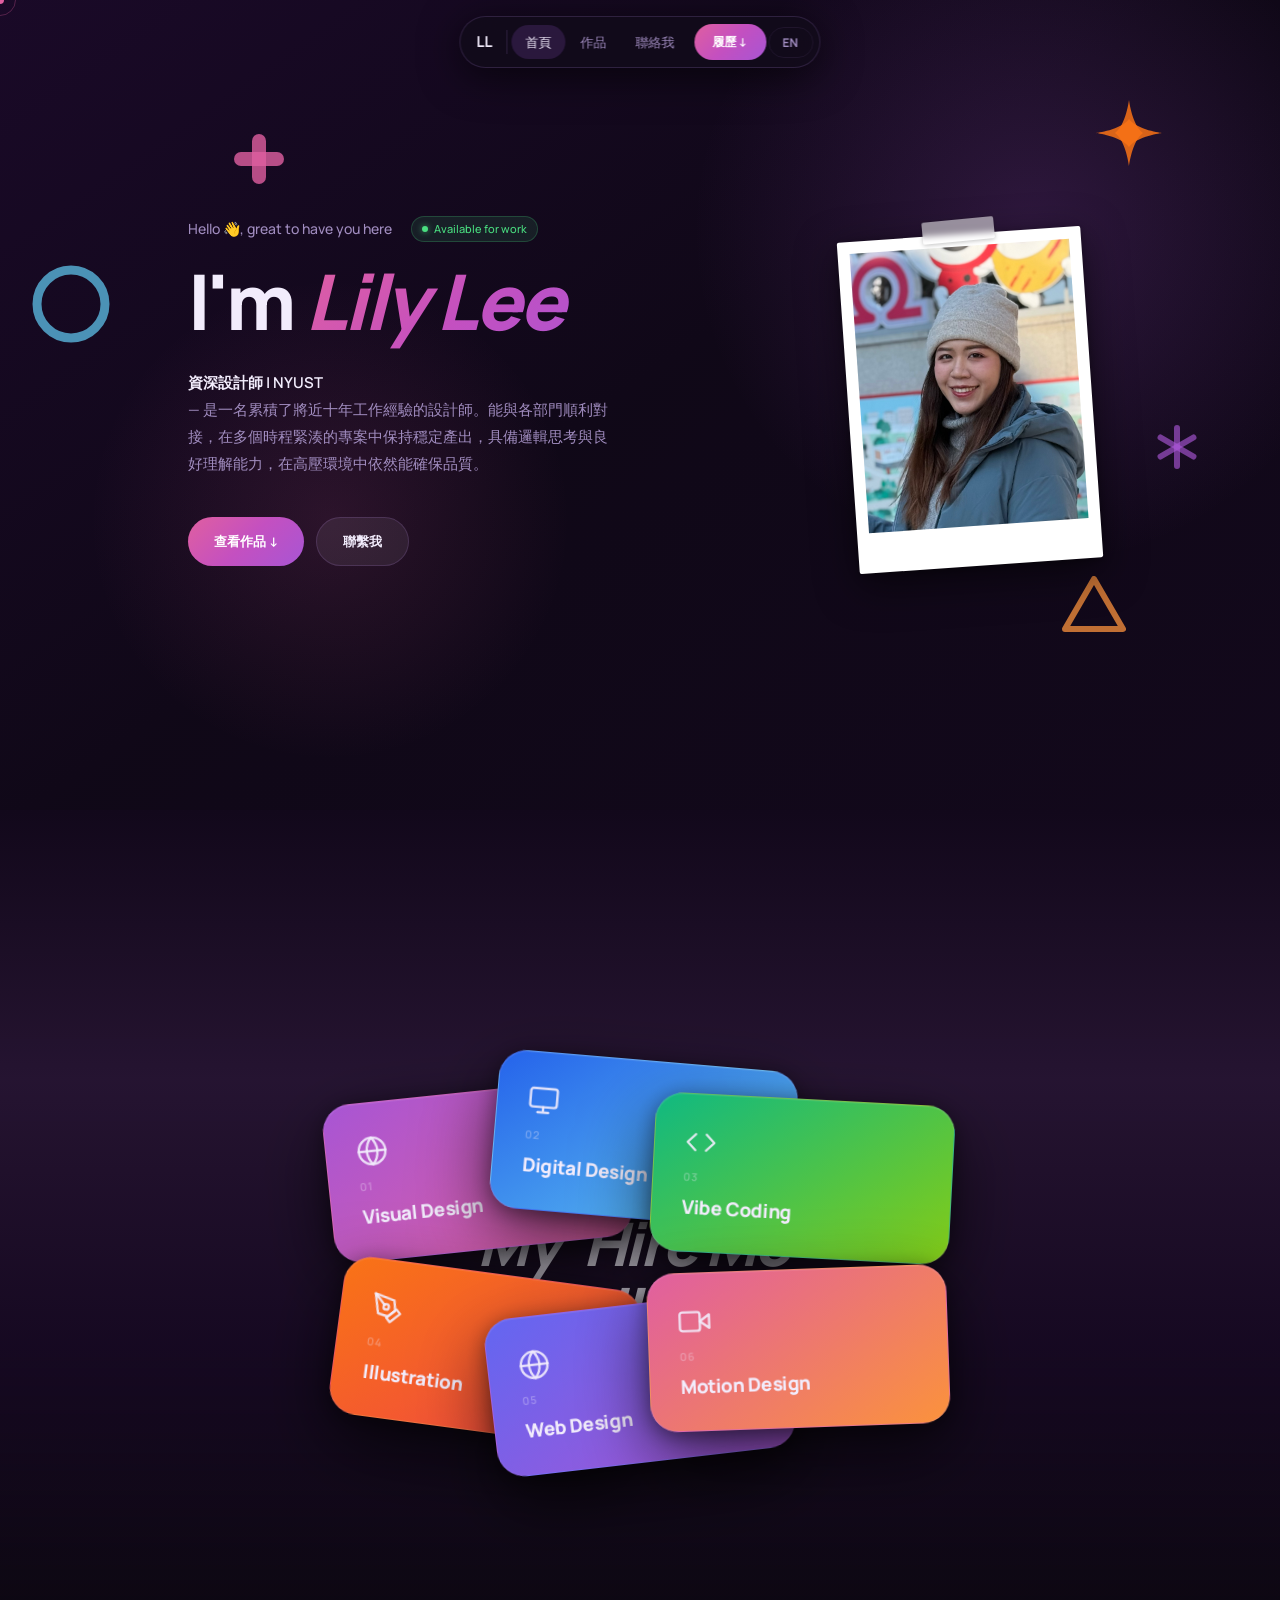
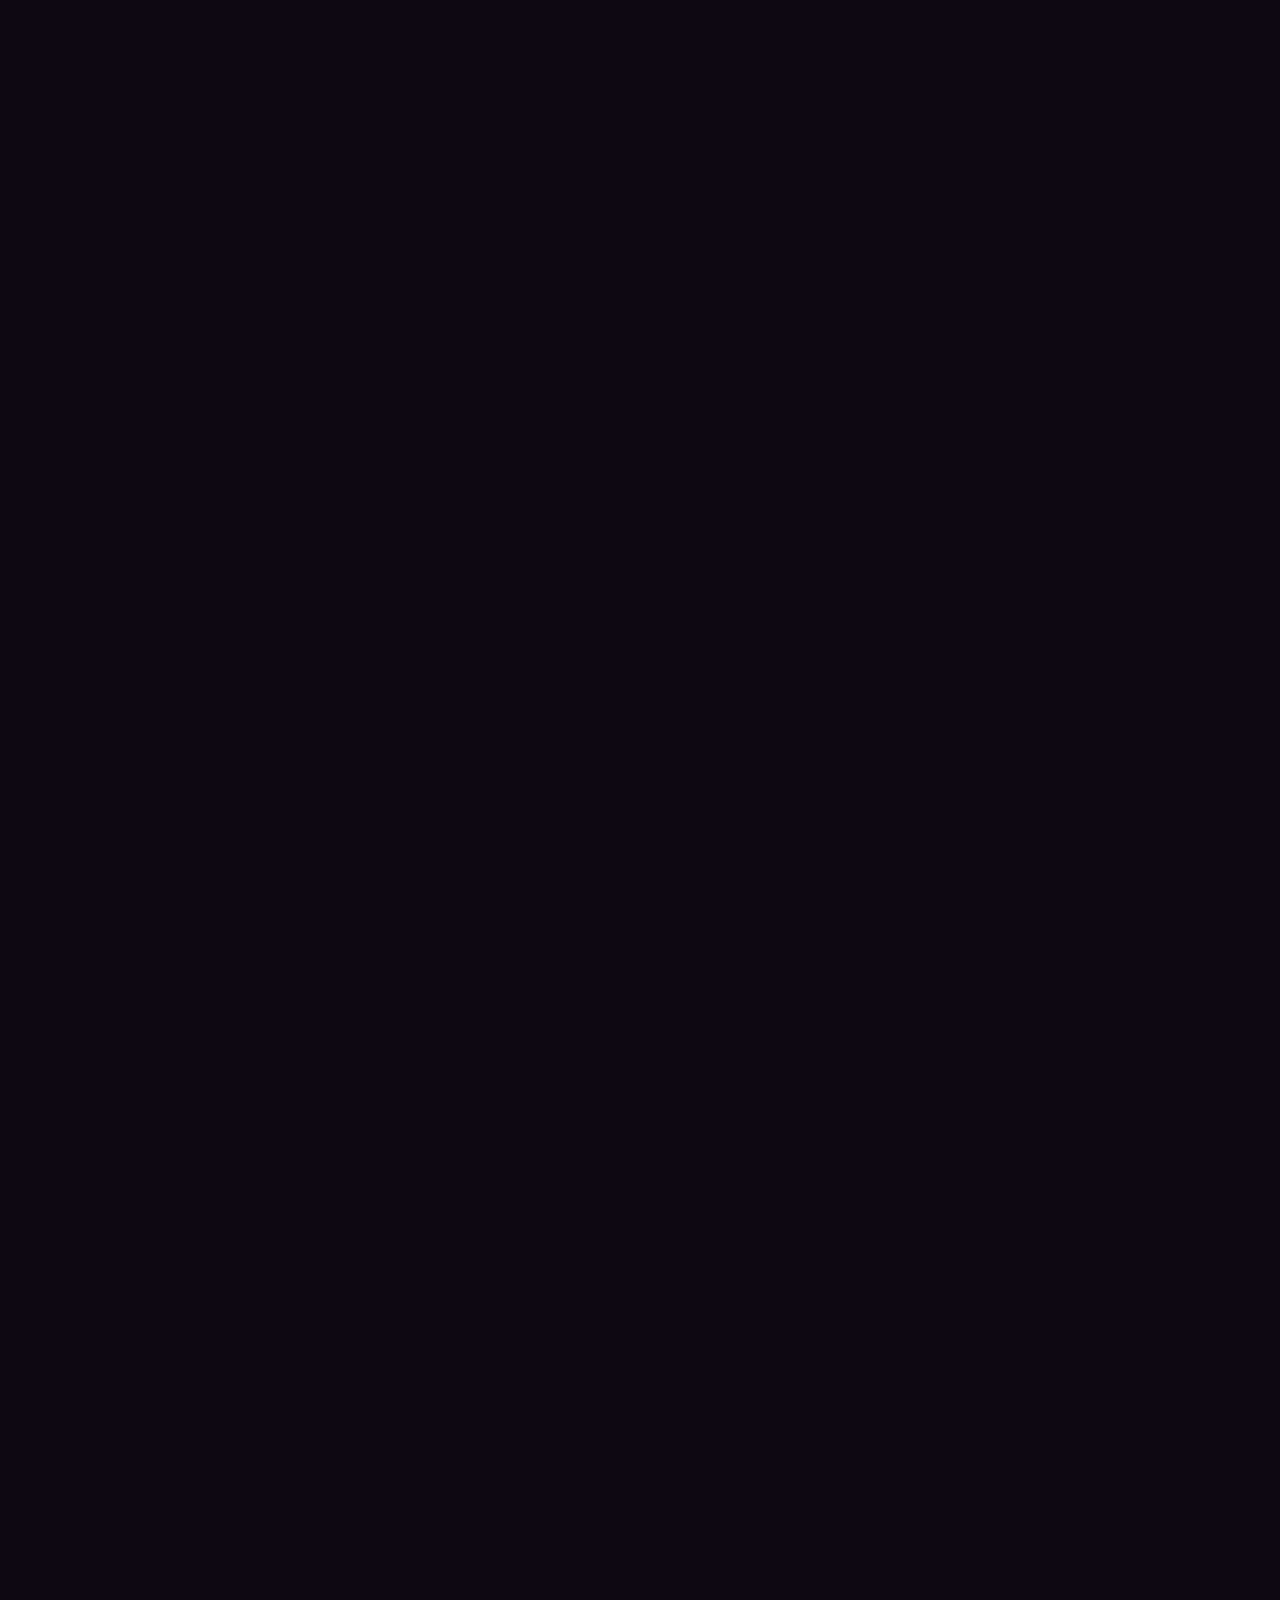
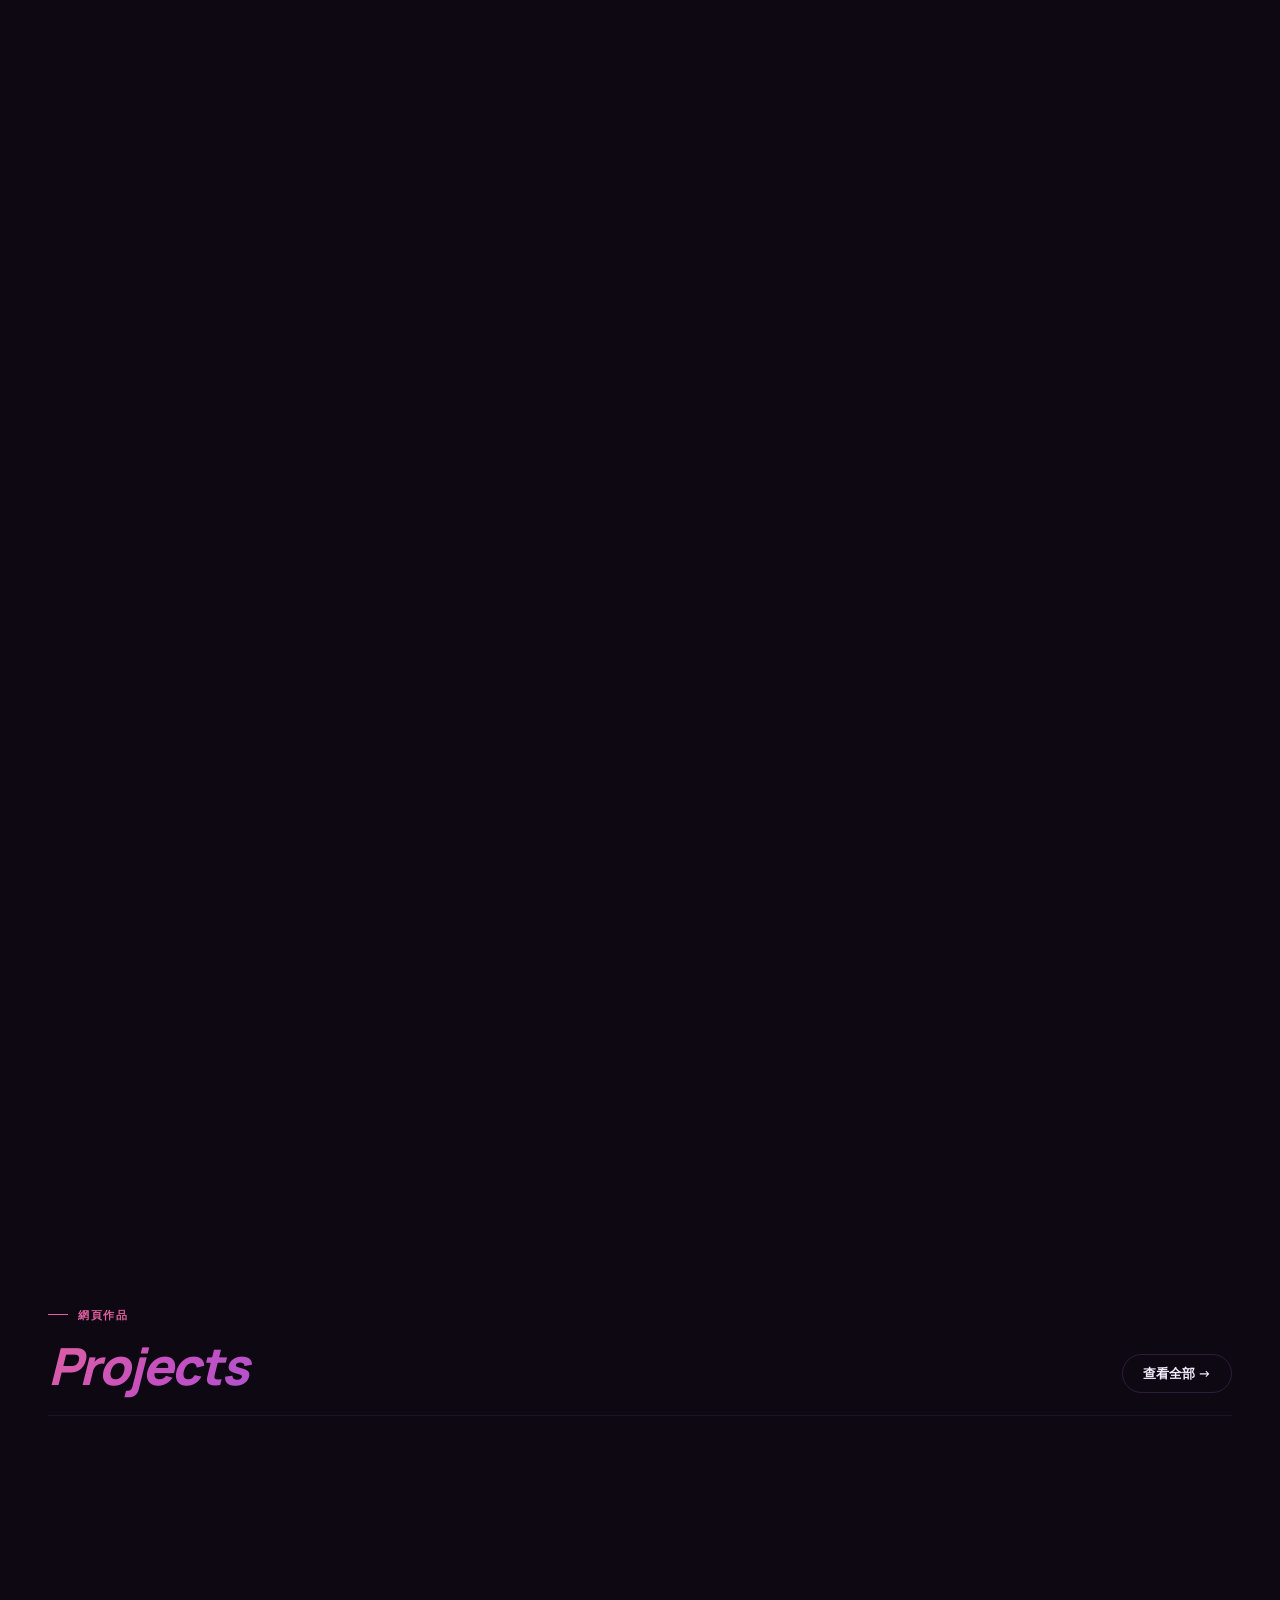
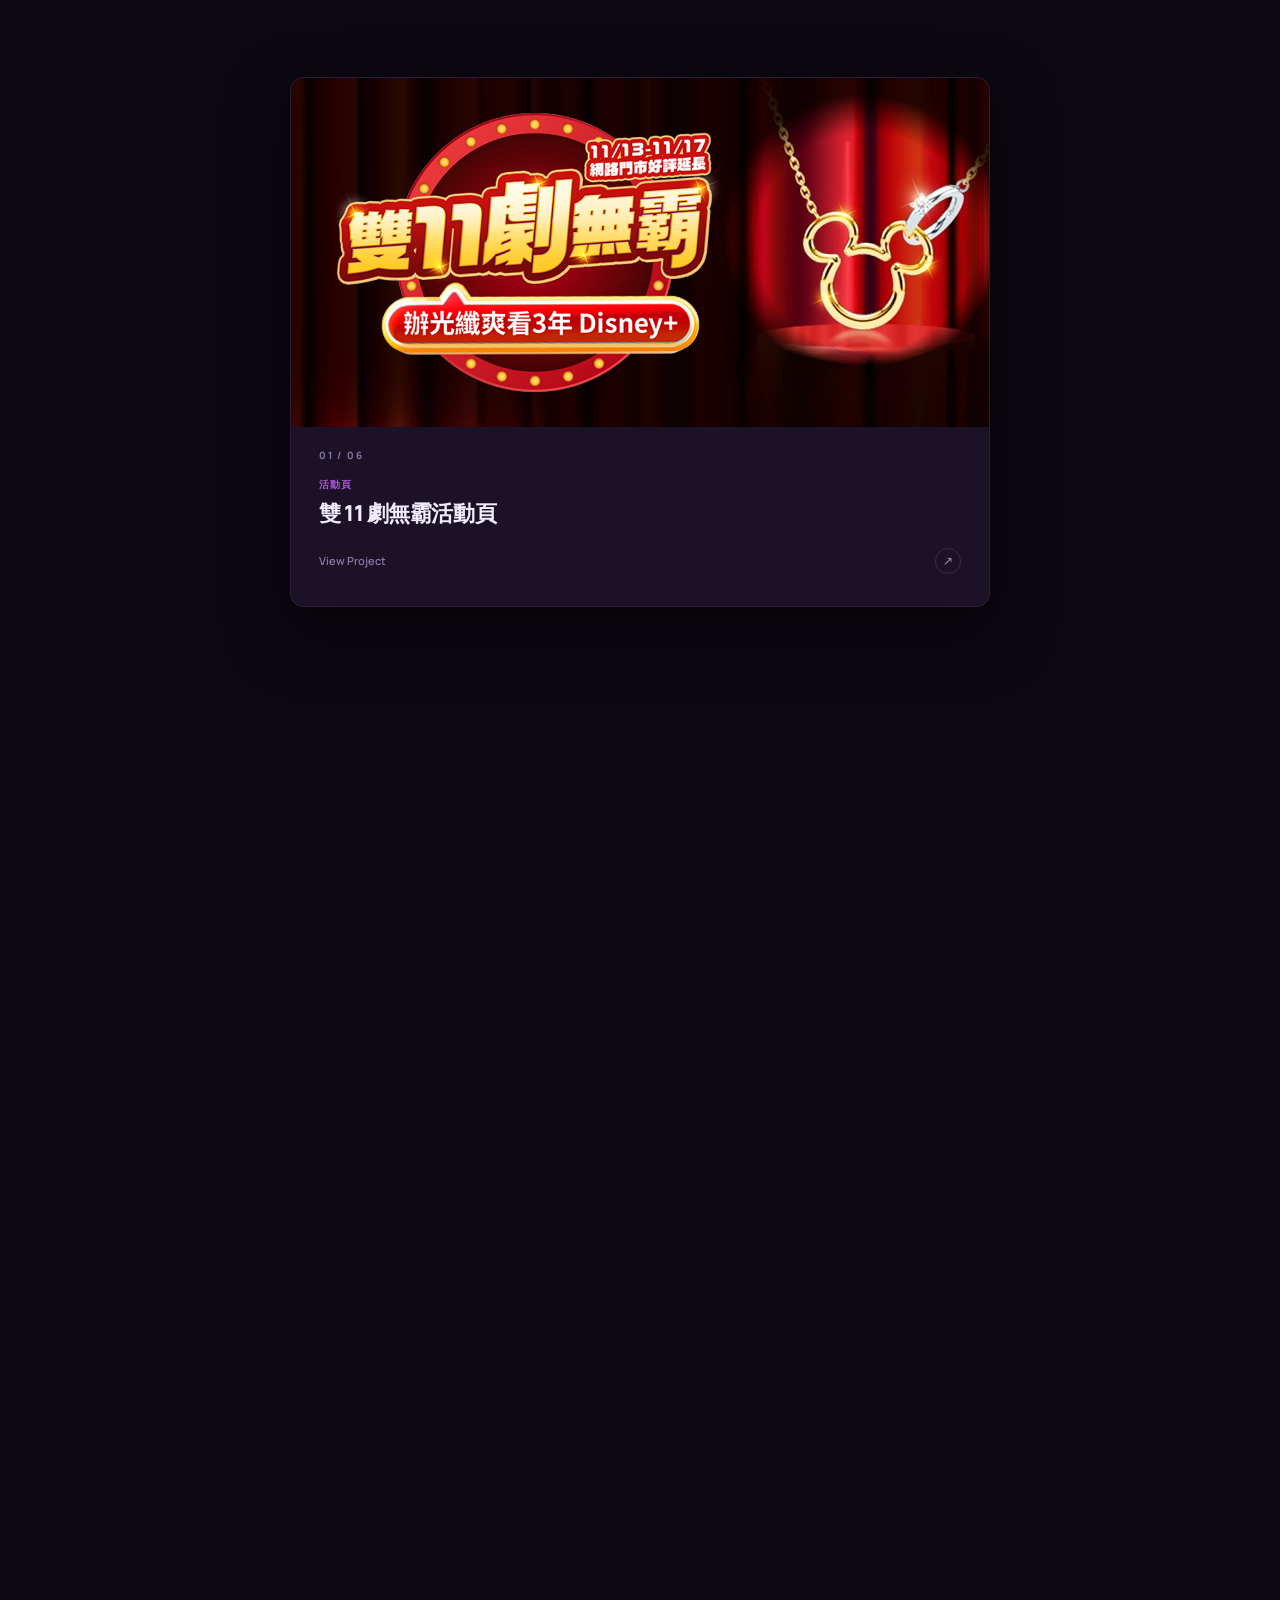
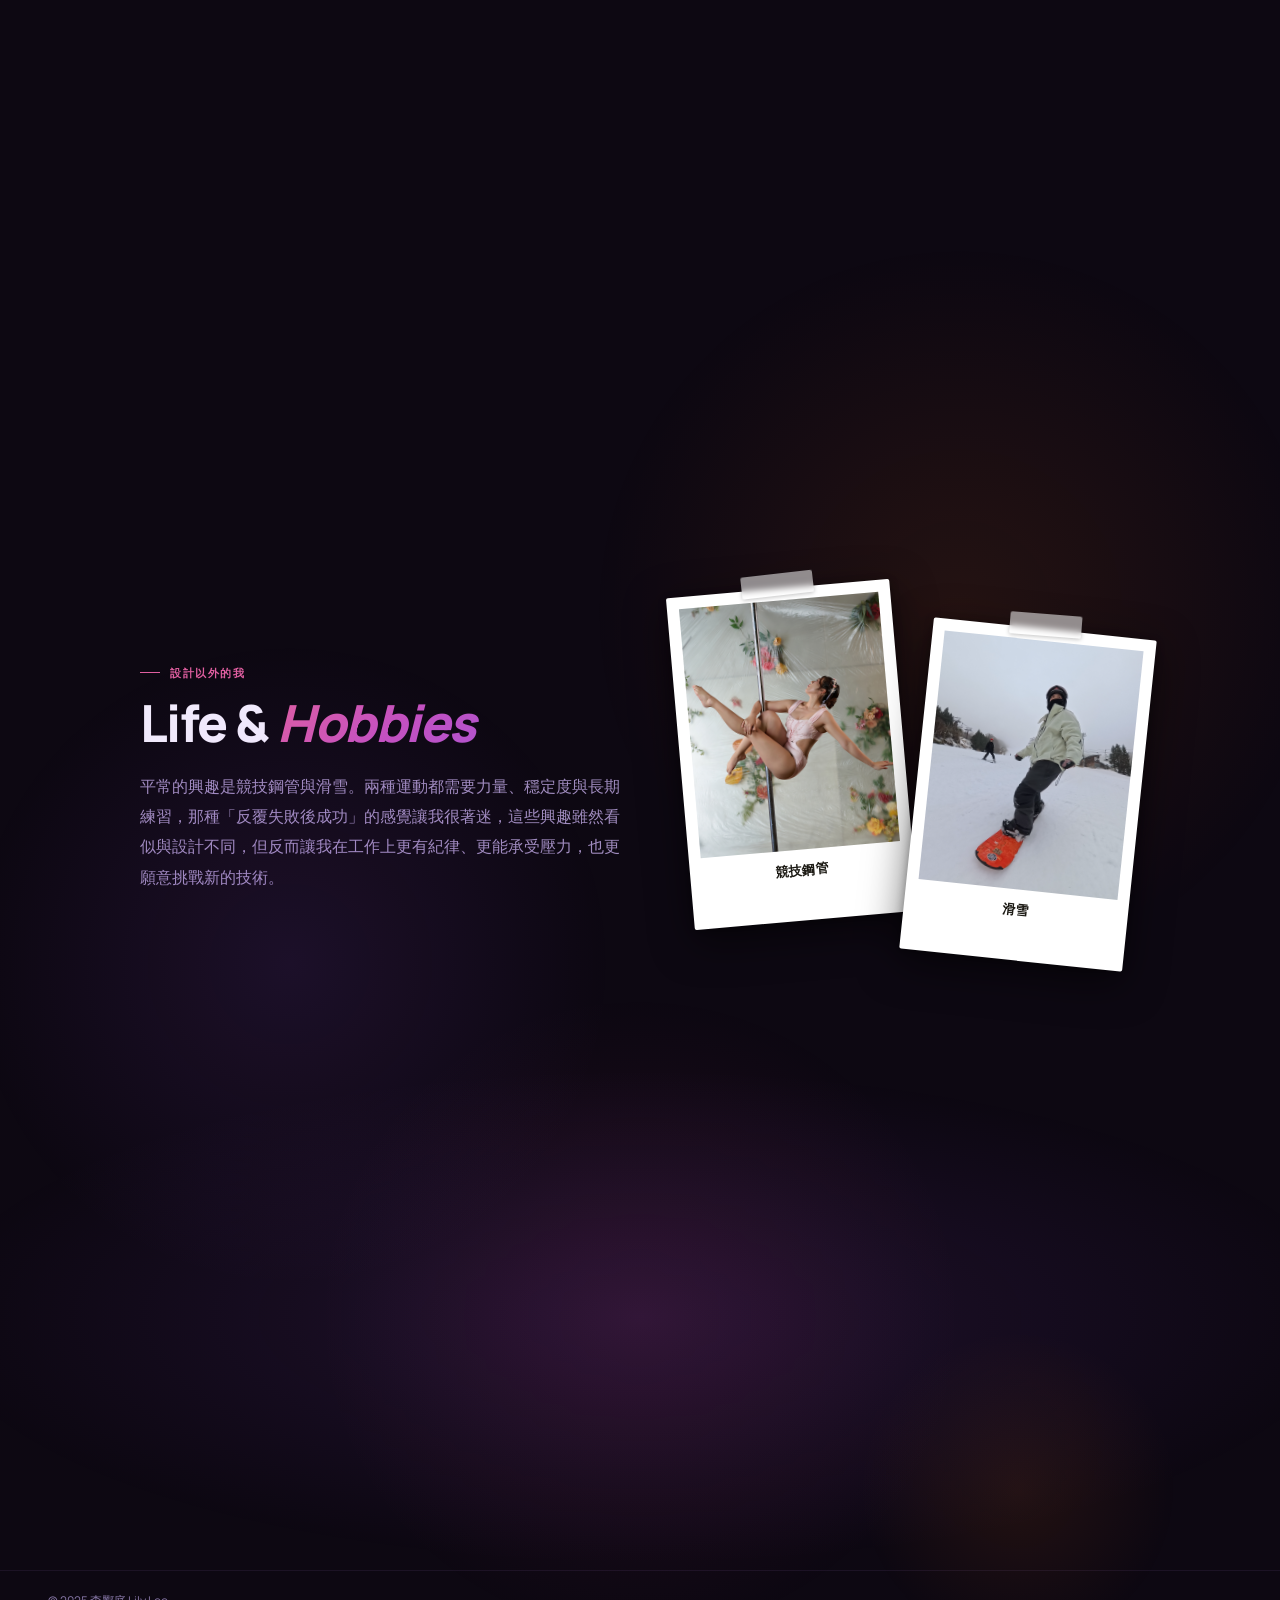
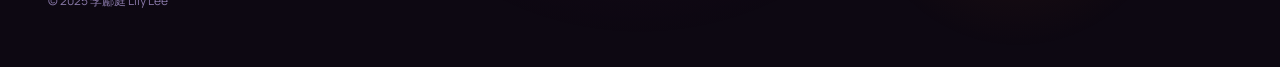
<file: index.html>
<!DOCTYPE html>
<html lang="zh-Hant">
<head>
<meta charset="UTF-8">
<meta name="viewport" content="width=device-width, initial-scale=1.0, maximum-scale=1.0, user-scalable=no">
<title>Lily Lee — Visual / Digital Designer</title>
<link rel="icon" type="image/svg+xml" href="favicon.svg">
<meta property="og:title" content="Lily Lee — Visual / Digital Designer">
<meta property="og:description" content="近十年跨領域設計經驗，涵蓋活動頁、品牌視覺、插畫與 Motion。">
<meta property="og:image" content="images/og.webp">
<meta property="og:type" content="website">
<meta name="twitter:card" content="summary_large_image">
<meta name="twitter:image" content="images/og.webp">
<link rel="preconnect" href="https://fonts.googleapis.com">
<link href="https://fonts.googleapis.com/css2?family=Manrope:wght@300;400;500;600;700;800&display=swap" rel="stylesheet">
<link rel="stylesheet" href="style.css">
</head>
<body>

<div class="cur" id="cur"></div>
<div class="cur-ring" id="curRing"></div>

<!-- ── FLOATING PILL NAV ── -->
<nav>
  <a href="#" class="nav-logo" onclick="goPage('home',event)" aria-label="回首頁 — Lily Lee">LL</a>
  <div class="nav-links" id="navLinks">
    <a href="#" id="nl-home" class="active" onclick="goPage('home',event)" data-i18n="nav-home">首頁</a>
    <a href="#" onclick="goPage('portfolio',event)" data-i18n="nav-projects">作品</a>
<a href="#" onclick="goAnchor('contact',event)" data-i18n="nav-contact">聯絡我</a>
  </div>
  <a href="#" class="nav-resume-btn" onclick="goPage('resume',event)" data-i18n="nav-resume">履歷 ↓</a>
  <button class="lang-btn" id="langBtn" onclick="toggleLang()" aria-label="切換語言 / Switch language">EN</button>
</nav>

<!-- ══════════════════════ HOME ══════════════════════ -->
<div id="page-home" class="page active" style="padding-top:0;">

  <!-- HERO -->
  <section class="hero">

    <!-- Geometric shapes -->
    <div class="hero-shapes">

      <!-- ✦ 4-star sparkle · top-right · orange · spins CW · parallax up fast -->
      <svg class="hs-spin-cw" data-depth="-0.08" width="72" height="72" style="top:12%;right:9%;" viewBox="0 0 72 72">
        <path d="M36 3C36 3 39 28 50 36C39 44 36 69 36 69C36 69 33 44 22 36C33 28 36 3 36 3Z" fill="#f97316" opacity=".85"/>
        <path d="M3 36C3 36 28 33 36 22C44 33 69 36 69 36C69 36 44 39 36 50C28 39 3 36 3 36Z" fill="#f97316" opacity=".85"/>
      </svg>

      <!-- ◯ thick circle ring · left · baby blue · parallax up slow -->
      <svg data-depth="-0.04" width="90" height="90" style="top:32%;left:2%;" viewBox="0 0 90 90">
        <circle cx="45" cy="45" r="34" fill="none" stroke="#60c8f0" stroke-width="9" opacity=".72"/>
      </svg>

      <!-- ✚ rounded cross · upper-left · pink · spins CCW -->
      <svg class="hs-spin-ccw" data-depth="-0.06" width="58" height="58" style="top:16%;left:18%;" viewBox="0 0 58 58">
        <rect x="22" y="4" width="14" height="50" rx="7" fill="#e05fa0" opacity=".8"/>
        <rect x="4" y="22" width="50" height="14" rx="7" fill="#e05fa0" opacity=".8"/>
      </svg>

      <!-- △ triangle outline · bottom-right · orange · parallax down -->
      <svg data-depth="0.06" width="64" height="56" style="bottom:22%;right:12%;" class="hs-hide-mobile" viewBox="0 0 64 56">
        <polygon points="32,3 61,53 3,53" fill="none" stroke="#fb923c" stroke-width="6" stroke-linejoin="round" opacity=".75"/>
      </svg>


      <!-- ✱ asterisk burst · center-right · purple · spins CW slow -->
      <svg class="hs-spin-cw" style="animation-duration:28s;top:52%;right:6%;" data-depth="-0.05" width="52" height="52" viewBox="0 0 52 52">
        <rect x="23" y="4" width="6" height="44" rx="3" fill="#a855d4" opacity=".65"/>
        <rect x="23" y="4" width="6" height="44" rx="3" fill="#a855d4" opacity=".65" transform="rotate(60 26 26)"/>
        <rect x="23" y="4" width="6" height="44" rx="3" fill="#a855d4" opacity=".65" transform="rotate(120 26 26)"/>
      </svg>

    </div>

    <div class="hero-inner">
      <div class="hero-left">
        <p class="hello-line reveal">
          <span data-i18n="hero-hello">Hello 👋，很高興你來到這裡</span> &nbsp;
          <span class="status-dot" data-i18n="hero-status">接受工作邀約</span>
        </p>
        <h1 class="hero-h1 reveal r2">
          I'm <span class="grad-text"><br class="mobile-br">Lily Lee</span>
        </h1>
        <p class="hero-bio reveal r3" data-i18n="hero-bio">
          <strong>李酈庭 (Lily Lee)</strong>
           <br>— 是一名累積了將近十年工作經驗的設計師。能與各部門順利對接，在多個時程緊湊的專案中保持穩定產出，具備邏輯思考與良好理解能力，在高壓環境中依然能確保品質。
        </p>
        <div class="btn-row reveal r4">
          <a href="#" class="btn-fill" onclick="goAnchor('projects',event)" data-i18n="hero-cta1">查看作品 ↓</a>
          <a href="#" class="btn-ghost" onclick="goAnchor('contact',event)" data-i18n="hero-cta2">聯繫我</a>
        </div>
      </div>

      <!-- 照片卡 -->
      <div class="hero-right">
        <div class="photo-card">
          <div class="photo-tape"></div>
          <div class="photo-frame">
            <img src="images/me2.webp" alt="Lily Lee">
          </div>
          <!-- 幾何裝飾 -->
          <svg class="photo-deco pd-star" viewBox="0 0 24 24" width="30" height="30">
            <path d="M12 1C12 1 13.2 10 17 12C13.2 14 12 23 12 23C12 23 10.8 14 7 12C10.8 10 12 1 12 1Z" fill="#fb923c"/>
            <path d="M1 12C1 12 10 10.8 12 7C14 10.8 23 12 23 12C23 12 14 13.2 12 17C10 13.2 1 12 1 12Z" fill="#fb923c"/>
          </svg>
          <svg class="photo-deco pd-ring" viewBox="0 0 32 32" width="36" height="36">
            <circle cx="16" cy="16" r="11" fill="none" stroke="#60c8f0" stroke-width="4"/>
          </svg>
          <svg class="photo-deco pd-cross" viewBox="0 0 24 24" width="26" height="26">
            <rect x="10" y="2" width="4" height="20" rx="2" fill="#e05fa0"/>
            <rect x="2" y="10" width="20" height="4" rx="2" fill="#e05fa0"/>
          </svg>
        </div>
      </div>
    </div>
  </section>

  <!-- ══ SKILLSET SCROLL ══ -->
  <div class="skillset-scroll" id="skillsetSection">
    <div class="skillset-sticky">

      <!-- Title underneath -->
      <div class="skillset-title-wrap">
        <p class="skillset-eyebrow" data-i18n="skills-eyebrow">What I bring to the table</p>
        <h2 class="skillset-h2">My <em>'Hire Me'</em><br>Skillset</h2>
        <ul class="sk-mobile-list">
          <li><span class="sk-ml-icon" aria-hidden="true"><svg width="18" height="18" viewBox="0 0 24 24" fill="none" stroke="currentColor" stroke-width="2" stroke-linecap="round" stroke-linejoin="round"><circle cx="12" cy="12" r="10"/><path d="M12 2a15.3 15.3 0 0 1 4 10 15.3 15.3 0 0 1-4 10 15.3 15.3 0 0 1-4-10 15.3 15.3 0 0 1 4-10z"/><line x1="2" y1="12" x2="22" y2="12"/></svg></span><span data-i18n="sk1">Visual Design</span></li>
          <li><span class="sk-ml-icon" aria-hidden="true"><svg width="18" height="18" viewBox="0 0 24 24" fill="none" stroke="currentColor" stroke-width="2" stroke-linecap="round" stroke-linejoin="round"><rect x="2" y="3" width="20" height="14" rx="2"/><path d="M8 21h8M12 17v4"/></svg></span><span data-i18n="sk2">Digital Design</span></li>
          <li><span class="sk-ml-icon" aria-hidden="true"><svg width="18" height="18" viewBox="0 0 24 24" fill="none" stroke="currentColor" stroke-width="2" stroke-linecap="round" stroke-linejoin="round"><polyline points="16 18 22 12 16 6"/><polyline points="8 6 2 12 8 18"/></svg></span><span data-i18n="sk3">Vibe Coding</span></li>
          <li><span class="sk-ml-icon" aria-hidden="true"><svg width="18" height="18" viewBox="0 0 24 24" fill="none" stroke="currentColor" stroke-width="2" stroke-linecap="round" stroke-linejoin="round"><path d="M12 19l7-7 3 3-7 7-3-3z"/><path d="M18 13l-1.5-7.5L2 2l3.5 14.5L13 18l5-5z"/><circle cx="11" cy="11" r="2"/></svg></span><span data-i18n="sk4">Illustration</span></li>
          <li><span class="sk-ml-icon" aria-hidden="true"><svg width="18" height="18" viewBox="0 0 24 24" fill="none" stroke="currentColor" stroke-width="2" stroke-linecap="round" stroke-linejoin="round"><circle cx="12" cy="12" r="10"/><line x1="2" y1="12" x2="22" y2="12"/><path d="M12 2a15.3 15.3 0 0 1 4 10 15.3 15.3 0 0 1-4 10 15.3 15.3 0 0 1-4-10 15.3 15.3 0 0 1 4-10z"/></svg></span><span data-i18n="sk5">Web Design</span></li>
          <li><span class="sk-ml-icon" aria-hidden="true"><svg width="18" height="18" viewBox="0 0 24 24" fill="none" stroke="currentColor" stroke-width="2" stroke-linecap="round" stroke-linejoin="round"><polygon points="23 7 16 12 23 17 23 7"/><rect x="1" y="5" width="15" height="14" rx="2"/></svg></span><span data-i18n="sk6">Motion &amp; Design</span></li>
        </ul>
      </div>

      <!-- Cards on top -->
      <div class="skillset-cards-stage" id="skStage">
        <div class="sk-card" id="sk0">
          <span class="sk-card-icon" aria-hidden="true"><svg width="32" height="32" viewBox="0 0 24 24" fill="none" stroke="currentColor" stroke-width="1.8" stroke-linecap="round" stroke-linejoin="round"><circle cx="12" cy="12" r="10"/><path d="M12 2a15.3 15.3 0 0 1 4 10 15.3 15.3 0 0 1-4 10 15.3 15.3 0 0 1-4-10 15.3 15.3 0 0 1 4-10z"/><line x1="2" y1="12" x2="22" y2="12"/></svg></span>
          <span class="sk-card-num">01</span>
          <span class="sk-card-name" data-i18n="sk1">Visual Design</span>
        </div>
        <div class="sk-card" id="sk1">
          <span class="sk-card-icon" aria-hidden="true"><svg width="32" height="32" viewBox="0 0 24 24" fill="none" stroke="currentColor" stroke-width="1.8" stroke-linecap="round" stroke-linejoin="round"><rect x="2" y="3" width="20" height="14" rx="2"/><path d="M8 21h8M12 17v4"/></svg></span>
          <span class="sk-card-num">02</span>
          <span class="sk-card-name" data-i18n="sk2">Digital Design</span>
        </div>
        <div class="sk-card" id="sk2">
          <span class="sk-card-icon" aria-hidden="true"><svg width="32" height="32" viewBox="0 0 24 24" fill="none" stroke="currentColor" stroke-width="1.8" stroke-linecap="round" stroke-linejoin="round"><polyline points="16 18 22 12 16 6"/><polyline points="8 6 2 12 8 18"/></svg></span>
          <span class="sk-card-num">03</span>
          <span class="sk-card-name" data-i18n="sk3">Vibe Coding</span>
        </div>
        <div class="sk-card" id="sk3">
          <span class="sk-card-icon" aria-hidden="true"><svg width="32" height="32" viewBox="0 0 24 24" fill="none" stroke="currentColor" stroke-width="1.8" stroke-linecap="round" stroke-linejoin="round"><path d="M12 19l7-7 3 3-7 7-3-3z"/><path d="M18 13l-1.5-7.5L2 2l3.5 14.5L13 18l5-5z"/><path d="M2 2l7.586 7.586"/><circle cx="11" cy="11" r="2"/></svg></span>
          <span class="sk-card-num">04</span>
          <span class="sk-card-name" data-i18n="sk4">Illustration</span>
        </div>
        <div class="sk-card" id="sk4">
          <span class="sk-card-icon" aria-hidden="true"><svg width="32" height="32" viewBox="0 0 24 24" fill="none" stroke="currentColor" stroke-width="1.8" stroke-linecap="round" stroke-linejoin="round"><circle cx="12" cy="12" r="10"/><line x1="2" y1="12" x2="22" y2="12"/><path d="M12 2a15.3 15.3 0 0 1 4 10 15.3 15.3 0 0 1-4 10 15.3 15.3 0 0 1-4-10 15.3 15.3 0 0 1 4-10z"/></svg></span>
          <span class="sk-card-num">05</span>
          <span class="sk-card-name" data-i18n="sk5">Web Design</span>
        </div>
        <div class="sk-card" id="sk5">
          <span class="sk-card-icon" aria-hidden="true"><svg width="32" height="32" viewBox="0 0 24 24" fill="none" stroke="currentColor" stroke-width="1.8" stroke-linecap="round" stroke-linejoin="round"><polygon points="23 7 16 12 23 17 23 7"/><rect x="1" y="5" width="15" height="14" rx="2"/></svg></span>
          <span class="sk-card-num">06</span>
          <span class="sk-card-name" data-i18n="sk6">Motion &amp;Design</span>
        </div>
      </div>

    </div>
  </div>

  <!-- WEB PROJECTS -->
  <section class="section" id="projects">
    <div class="sec-header reveal">
      <div>
        <p class="eyebrow" data-i18n="proj-eyebrow">網頁作品</p>
        <h2 class="sec-title"><span class="grad-text">Projects</span></h2>
      </div>
      <a href="#" class="view-all" onclick="goPage('portfolio',event)" data-i18n="proj-viewall">查看全部 →</a>
    </div>

  </section>

  <!-- STACKING PROJECT CARDS -->
  <div class="project-stack" id="projectStack">
    <div class="ps-sticky">
      <div class="ps-stage">

        <a href="./double11/" class="ps-card" id="ps0" target="_blank" rel="noopener">
          <div class="ps-thumb">
            <img src="images/project-01.webp" alt="雙11" loading="lazy">
          </div>
          <div class="ps-body">
            <div class="ps-num">01 / 06</div>
            <span class="web-label" data-i18n="p1-label">活動頁</span>
            <div class="ps-name" data-i18n="p1-name">雙 11 劇無霸活動頁</div>
            <p class="ps-desc" data-i18n="p1-desc">強烈視覺張力帶動促銷氛圍的雙十一活動頁。</p>
            <div class="web-cta ps-cta"><span class="web-cta-text">View Project</span><div class="web-arrow">↗</div></div>
          </div>
        </a>

        <a href="wbc.html" class="ps-card" id="ps1" target="_blank" rel="noopener">
          <div class="ps-thumb">
            <img src="images/project-09.webp" alt="WBC" loading="lazy">
          </div>
          <div class="ps-body">
            <div class="ps-num">02 / 06</div>
            <span class="web-label" data-i18n="p2-label">活動頁</span>
            <div class="ps-name" data-i18n="p2-name">WBC活動頁</div>
            <p class="ps-desc" data-i18n="p2-desc">動感視覺呈現賽事臨場感。</p>
            <div class="web-cta ps-cta"><span class="web-cta-text">View Project</span><div class="web-arrow">↗</div></div>
          </div>
        </a>

        <a href="pts.html" class="ps-card" id="ps2" target="_blank" rel="noopener">
          <div class="ps-thumb">
            <img src="images/tps/cover_2.webp" alt="公視台語台" loading="lazy">
          </div>
          <div class="ps-body">
            <div class="ps-num">03 / 06</div>
            <span class="web-label" data-i18n="p3-label">社群視覺</span>
            <div class="ps-name" data-i18n="p3-name">公視台語台</div>
            <p class="ps-desc" data-i18n="p3-desc">YouTube 封面與 Facebook 首頁橫幅設計。</p>
            <div class="web-cta ps-cta"><span class="web-cta-text">View Project</span><div class="web-arrow">↗</div></div>
          </div>
        </a>

        <a href="https://dribbble.com/abbylee1994" class="ps-card" id="ps3" target="_blank" rel="noopener">
          <div class="ps-thumb"><img src="images/project-04.webp" alt="插畫" loading="lazy"></div>
          <div class="ps-body">
            <div class="ps-num">04 / 06</div>
            <span class="web-label" data-i18n="p4-label">平面 &amp; 插畫</span>
            <div class="ps-name" data-i18n="p4-name">平面與插畫作品集</div>
            <p class="ps-desc" data-i18n="p4-desc">Dribbble 上的平面設計與插畫創作。</p>
            <div class="web-cta ps-cta"><span class="web-cta-text">Dribbble ↗</span><div class="web-arrow">↗</div></div>
          </div>
        </a>

        <a href="./mother/" class="ps-card" id="ps4" target="_blank" rel="noopener">
          <div class="ps-thumb"><img src="images/project-05.webp" alt="母親節" loading="lazy"></div>
          <div class="ps-body">
            <div class="ps-num">05 / 06</div>
            <span class="web-label" data-i18n="p5-label">活動頁</span>
            <div class="ps-name" data-i18n="p5-name">歡慶母親節活動頁</div>
            <p class="ps-desc" data-i18n="p5-desc">溫暖色調情感導向的節日氛圍活動頁。</p>
            <div class="web-cta ps-cta"><span class="web-cta-text">View Project</span><div class="web-arrow">↗</div></div>
          </div>
        </a>

        <a href="./cafein/cafein.html" class="ps-card" id="ps5" target="_blank" rel="noopener">
          <div class="ps-thumb"><img src="images/project-06.webp" alt="Cafe!n" loading="lazy"></div>
          <div class="ps-body">
            <div class="ps-num">06 / 06</div>
            <span class="web-label" data-i18n="p6-label">活動頁</span>
            <div class="ps-name" data-i18n="p6-name">Cafe!n 活動頁</div>
            <p class="ps-desc" data-i18n="p6-desc">品牌個性結合清晰行動引導的咖啡品牌專頁。</p>
            <div class="web-cta ps-cta"><span class="web-cta-text">View Project</span><div class="web-arrow">↗</div></div>
          </div>
        </a>

      </div>
      <div class="ps-footer" id="psFooter">
        <a href="#" class="view-all-cta" onclick="goPage('portfolio',event)" data-i18n="proj-viewall">查看全部 →</a>
      </div>
    </div>
  </div>


  <!-- HOBBIES -->
  <section class="section hobbies-section">
    <div class="hobbies-inner">

      <!-- 左：文案 -->
      <div class="hobbies-text reveal">
        <p class="eyebrow" data-i18n="hobbies-eyebrow">設計以外的我</p>
        <h2 class="sec-title" style="margin-top:12px;">Life &amp; <span class="grad-text">Hobbies</span></h2>
        <p class="hobbies-body" data-i18n="hobbies-body">平常的興趣是競技鋼管與滑雪。兩種運動都需要力量、穩定度與長期練習，那種「反覆失敗後成功」的感覺讓我很著迷，這些興趣雖然看似與設計不同，但反而讓我在工作上更有紀律、更能承受壓力，也更願意挑戰新的技術。</p>
      </div>

      <!-- 右：兩張照片疊在一起 -->
      <div class="hobbies-photos reveal r2">

        <div class="hobby-photo-card hc-left">
          <div class="photo-tape"></div>
          <div class="photo-frame">
            <img src="images/poledancing.webp" alt="競技鋼管">
            <div class="hobby-label" data-i18n="hobby-pole">競技鋼管</div>
          </div>
          <svg class="photo-deco hpd-a" viewBox="0 0 24 24" width="28" height="28">
            <path d="M12 1C12 1 13.2 10 17 12C13.2 14 12 23 12 23C12 23 10.8 14 7 12C10.8 10 12 1 12 1Z" fill="#fb923c"/>
            <path d="M1 12C1 12 10 10.8 12 7C14 10.8 23 12 23 12C23 12 14 13.2 12 17C10 13.2 1 12 1 12Z" fill="#fb923c"/>
          </svg>
          <svg class="photo-deco hpd-b" viewBox="0 0 32 32" width="32" height="32">
            <circle cx="16" cy="16" r="11" fill="none" stroke="#a855d4" stroke-width="4"/>
          </svg>
        </div>

        <div class="hobby-photo-card hc-right">
          <div class="photo-tape"></div>
          <div class="photo-frame">
            <img src="images/snowboard.webp" alt="滑雪">
            <div class="hobby-label" data-i18n="hobby-snow">滑雪</div>
          </div>
          <svg class="photo-deco hpd-c" viewBox="0 0 24 24" width="26" height="26">
            <rect x="10" y="2" width="4" height="20" rx="2" fill="#e05fa0"/>
            <rect x="2" y="10" width="20" height="4" rx="2" fill="#e05fa0"/>
          </svg>
          <svg class="photo-deco hpd-d" viewBox="0 0 64 56" width="36" height="32">
            <polygon points="32,3 61,53 3,53" fill="none" stroke="#60c8f0" stroke-width="5" stroke-linejoin="round"/>
          </svg>
        </div>

      </div>

    </div>
  </section>

  <!-- CONTACT STRIP -->
  <section class="contact-strip" id="contact">
    <p class="c-label reveal" data-i18n="contact-label">保持聯繫</p>
    <h2 class="c-h2 reveal r2" data-i18n="contact-h2">有合作<br>想法<span class="grad-text">嗎？</span></h2>
    <a href="mailto:abbylee19940704@gmail.com" class="c-email reveal r3">abbylee19940704@gmail.com</a>
  </section>

  <footer>
    <span data-i18n="footer-copy">© 2025 李酈庭 Lily Lee</span>
  </footer>
</div>

<!-- ══════════════════════ RESUME ══════════════════════ -->
<div id="page-resume" class="page">
  <div class="resume-dl-bar">
    <a href="resume-print.html" target="_blank" class="resume-dl-btn"><svg width="14" height="14" viewBox="0 0 24 24" fill="none" stroke="currentColor" stroke-width="2.5" stroke-linecap="round" stroke-linejoin="round" aria-hidden="true" style="flex-shrink:0"><path d="M21 15v4a2 2 0 0 1-2 2H5a2 2 0 0 1-2-2v-4"/><polyline points="7 10 12 15 17 10"/><line x1="12" y1="15" x2="12" y2="3"/></svg> 下載 PDF</a>
  </div>
  <div class="resume-layout">
    <aside class="resume-sidebar">
      <div class="r-avatar-row">
        <div class="r-avatar">
          <img src="images/me2.webp" alt="Lily Lee">
        </div>
        <a href="resume-print.html" target="_blank" class="resume-dl-btn r-dl-mobile"><svg width="14" height="14" viewBox="0 0 24 24" fill="none" stroke="currentColor" stroke-width="2.5" stroke-linecap="round" stroke-linejoin="round" aria-hidden="true" style="flex-shrink:0"><path d="M21 15v4a2 2 0 0 1-2 2H5a2 2 0 0 1-2-2v-4"/><polyline points="7 10 12 15 17 10"/><line x1="12" y1="15" x2="12" y2="3"/></svg> 下載 PDF</a>
      </div>
      <div class="r-name">李酈庭</div>
      <div class="r-tag">Web Designer</div>
      <a href="mailto:abbylee19940704@gmail.com" class="r-contact"><svg width="14" height="14" viewBox="0 0 24 24" fill="none" stroke="currentColor" stroke-width="2" stroke-linecap="round" stroke-linejoin="round" aria-hidden="true" style="flex-shrink:0"><rect x="2" y="4" width="20" height="16" rx="2"/><path d="m22 7-8.97 5.7a1.94 1.94 0 0 1-2.06 0L2 7"/></svg> abbylee19940704@gmail.com</a>
      <div class="r-contact"><svg width="14" height="14" viewBox="0 0 24 24" fill="none" stroke="currentColor" stroke-width="2" stroke-linecap="round" stroke-linejoin="round" aria-hidden="true" style="flex-shrink:0"><path d="M20 10c0 6-8 12-8 12s-8-6-8-12a8 8 0 0 1 16 0Z"/><circle cx="12" cy="10" r="3"/></svg> Taiwan</div>
      <a href="https://dribbble.com/abbylee1994" target="_blank" rel="noopener" class="r-contact"><svg width="14" height="14" viewBox="0 0 24 24" fill="none" stroke="currentColor" stroke-width="2" stroke-linecap="round" stroke-linejoin="round" aria-hidden="true" style="flex-shrink:0"><circle cx="12" cy="12" r="10"/><path d="M19.13 5.09C15.22 9.14 10 10.44 2.25 10.94"/><path d="M21.75 12.84c-6.62-1.41-12.14 1-16.38 6.32"/><path d="M8.56 2.75c4.37 6 6 9.42 8 17.72"/></svg> dribbble.com/abbylee1994</a>
      <div class="r-sec-label" data-i18n="r-skills-label">技能</div>
      <div>
        <span class="skill-pill">Figma</span>
        <span class="skill-pill">Sketch</span>
        <span class="skill-pill">HTML/CSS</span>
        <span class="skill-pill">UI Design</span>
        <span class="skill-pill">After Effects</span>
        <span class="skill-pill">Illustration</span>
        <span class="skill-pill">Photoshop</span>
        <span class="skill-pill">Illustrator</span>
        <span class="skill-pill">InDesign</span>
      </div>
      <div class="r-sec-label" data-i18n="r-edu-label">學歷</div>
      <div style="font-size:13px;color:var(--ink2);line-height:1.7;">
        <span data-i18n="r-edu-school">國立雲林科技大學</span><br>
        <span style="color:var(--ink3);" data-i18n="r-edu-dept">創意生活設計系 · 2016</span>
      </div>
    </aside>
    <main class="resume-main">
      <h1 class="r-sec-title" data-i18n="r-about-title">關於我</h1>
      <div class="r-bio">
        <p data-i18n="r-bio-p1">來自台中，自幼受家庭薰陶對美學敏銳，畢業於國立雲林科技大學創意生活設計系。近十年歷程橫跨品牌視覺、插畫、活動頁與網站切版，擅長跨部門溝通，高壓環境下仍能穩定產出。</p>
        <p data-i18n="r-bio-p2">職涯從美術老師起步磨練溝通力；入行後以兩週自學 AE 獨立作業；2019 年隻身赴菲律賓擔任 UI 設計師，在陌生環境維持穩定輸出。目前於中嘉數位擔任資深網頁設計師，主導 Disney+、DAZN、雙 11 等大型活動頁。接案合作對象含公視台語台、教育部國教署、北市府熊讚，具扎實平面與插畫實力。</p>
      </div>
      <h1 class="r-sec-title" style="margin-top:40px;" data-i18n="r-work-title">工作經歷</h1>
      <div class="exp-item">
        <div class="exp-top">
          <div class="exp-role" data-i18n="exp1-role">資深網頁設計師</div>
          <div class="exp-period">2024/12 — <span data-i18n="exp-now">至今</span></div>
        </div>
        <div class="exp-co" data-i18n="exp1-co">中嘉數位股份有限公司</div>
        <ul class="exp-ul">
          <li data-i18n="exp1-li1">配合行銷策略優化官網內容頁面，提升整體視覺一致性。</li>
          <li data-i18n="exp1-li2">製作異業合作（Disney+、DAZN）、節慶檔期（雙11）之 KV、Banner 及活動頁。</li>
          <li data-i18n="exp1-li3">獨立負責專案時程追蹤與解決方案提出，確保穩定交付。</li>
        </ul>
      </div>
      <div class="exp-item">
        <div class="exp-top">
          <div class="exp-role" data-i18n="exp2-role">UI 設計師</div>
          <div class="exp-period">2019/08 — 2024/10</div>
        </div>
        <div class="exp-co" data-i18n="exp2-co">安博集團（菲律賓 / 遠端）</div>
        <ul class="exp-ul">
          <li data-i18n="exp2-li1">為旗下多個平台設計 UI/UX 介面與行銷素材，持續提升用戶體驗。</li>
          <li data-i18n="exp2-li2">製作 Motion Graphics 用於社群廣告與產品介紹影片。</li>
          <li data-i18n="exp2-li3">全遠端辦公環境下獨立完成任務，展現高度自律與精準交付能力。</li>
        </ul>
      </div>
      <div class="exp-item">
        <div class="exp-top">
          <div class="exp-role" data-i18n="exp3-role">設計助理</div>
          <div class="exp-period">2017/07 — 2019/07</div>
        </div>
        <div class="exp-co" data-i18n="exp3-co">bigbigchannel — 聯意投資股份有限公司</div>
        <ul class="exp-ul">
          <li data-i18n="exp3-li1">負責節目海報、社群內容及廣告橫幅設計製作。</li>
          <li data-i18n="exp3-li2">利用 After Effects 製作節目轉場特效與行銷影片。</li>
        </ul>
      </div>
      <div class="exp-item">
        <div class="exp-top">
          <div class="exp-role" data-i18n="exp5-role">平面設計接案</div>
          <div class="exp-period">2020 — <span data-i18n="exp-now">至今</span></div>
        </div>
        <div class="exp-co" data-i18n="exp5-co">自由接案（兼職）</div>
        <ul class="exp-ul">
          <li data-i18n="exp5-li1">合作客戶涵蓋公視台語台、教育部國教署、北市府熊讚等知名單位。</li>
          <li data-i18n="exp5-li2">負責插畫設計、視覺延伸與社群素材製作，獨立完成需求溝通至交付全流程。</li>
        </ul>
      </div>
      <div class="exp-item">
        <div class="exp-top">
          <div class="exp-role" data-i18n="exp4-role">美術老師</div>
          <div class="exp-period">2013/04 — 2017/01</div>
        </div>
        <div class="exp-co" data-i18n="exp4-co">郭老師美術教室 — 雲林縣虎尾鎮</div>
        <ul class="exp-ul">
          <li data-i18n="exp4-li1">規劃並教授兒童與青少年美術課程，涵蓋素描、水彩、彩繪等多樣化藝術形式。</li>
          <li data-i18n="exp4-li2">提供學生個別化創作指導，提升藝術技巧，培養創意表達能力。</li>
          <li data-i18n="exp4-li3">設計富教育意義的課程內容，激發學習興趣與美學素養。</li>
          <li data-i18n="exp4-li4">與家長保持良好溝通，定期回饋學生學習進度與成長狀況。</li>
        </ul>
      </div>
    </main>
  </div>
</div>

<!-- ══════════════════════ ABOUT ══════════════════════ -->

<!-- ══════════════════════ PORTFOLIO FULL ══════════════════════ -->
<div id="page-portfolio" class="page">
  <div class="port-hero">
    <p class="eyebrow" style="margin-bottom:12px;" data-i18n="port-eyebrow">所有作品</p>
    <h1 style="font-size:clamp(44px,6vw,80px);font-weight:800;letter-spacing:-.04em;line-height:1.0;margin-bottom:18px;color:var(--ink);">Portfolio</h1>
    <p style="font-size:15px;color:var(--ink2);max-width:460px;line-height:1.8;" data-i18n="port-desc">每個專案都是一次說故事的機會。</p>
  </div>
  <div class="section">
    <div class="web-grid">
      <a href="pts.html" target="_blank" rel="noopener" class="web-card">
        <div class="web-thumb"><img src="images/tps/cover_1.webp" alt="公視台語台" loading="lazy"></div>
        <div class="web-body"><span class="web-label" data-i18n="pp-pts-label">社群視覺</span><div class="web-name" data-i18n="pp-pts-name">公視台語台</div><p class="web-desc" data-i18n="pp-pts-desc">YouTube 封面與 Facebook 首頁橫幅設計。</p><div class="web-cta"><span class="web-cta-text">View Project</span><div class="web-arrow">↗</div></div></div>
      </a>
      <a href="https://dribbble.com/abbylee1994" target="_blank" rel="noopener" class="web-card">
        <div class="web-thumb"><img src="images/project-04.webp" alt="插畫" loading="lazy"></div>
        <div class="web-body"><span class="web-label" data-i18n="pp1-label">平面 &amp; 插畫</span><div class="web-name" data-i18n="pp1-name">平面與插畫作品集</div><p class="web-desc" data-i18n="pp1-desc">Dribbble 上的平面設計與插畫創作。</p><div class="web-cta"><span class="web-cta-text">Dribbble</span><div class="web-arrow">↗</div></div></div>
      </a>
      <a href="./double11/" target="_blank" rel="noopener" class="web-card">
        <div class="web-thumb"><img src="images/project-01.webp" alt="雙11" loading="lazy"></div>
        <div class="web-body"><span class="web-label" data-i18n="pp2-label">活動頁</span><div class="web-name" data-i18n="pp2-name">雙 11 劇無霸活動頁</div><p class="web-desc" data-i18n="pp2-desc">強烈視覺張力帶動促銷氛圍。</p><div class="web-cta"><span class="web-cta-text">View Project</span><div class="web-arrow">↗</div></div></div>
      </a>
      <a href="https://www.homeplus.net.tw/cable/page/82" target="_blank" rel="noopener" class="web-card">
        <div class="web-thumb"><img src="images/project-02.webp" alt="DAZN" loading="lazy"></div>
        <div class="web-body"><span class="web-label" data-i18n="pp3-label">活動頁</span><div class="web-name" data-i18n="pp3-name">運動看 DAZN 活動頁</div><p class="web-desc" data-i18n="pp3-desc">DAZN 串流平台合作活動專頁。</p><div class="web-cta"><span class="web-cta-text">View Project</span><div class="web-arrow">↗</div></div></div>
      </a>
      <a href="https://www.homeplus.net.tw/cable/page/bdkf2g" target="_blank" rel="noopener" class="web-card">
        <div class="web-thumb"><img src="images/project-03.webp" alt="智慧社區" loading="lazy"></div>
        <div class="web-body"><span class="web-label" data-i18n="pp4-label">活動頁</span><div class="web-name" data-i18n="pp4-name">智慧社區活動頁</div><p class="web-desc" data-i18n="pp4-desc">智慧家庭方案清晰介紹頁。</p><div class="web-cta"><span class="web-cta-text">View Project</span><div class="web-arrow">↗</div></div></div>
      </a>
      <a href="wbc.html" target="_blank" rel="noopener" class="web-card">
        <div class="web-thumb"><img src="images/project-09.webp" alt="WBC經典賽" loading="lazy"></div>
        <div class="web-body"><span class="web-label" data-i18n="pp5-label">活動頁</span><div class="web-name" data-i18n="pp5-name">WBC 經典賽活動頁</div><p class="web-desc" data-i18n="pp5-desc">世界棒球經典賽台灣主題活動視覺設計。</p><div class="web-cta"><span class="web-cta-text">View Project</span><div class="web-arrow">↗</div></div></div>
      </a>
      <a href="https://www.homeplus.net.tw/cable/page/2" target="_blank" rel="noopener" class="web-card">
        <div class="web-thumb"><img src="images/project-08.webp" alt="短約" loading="lazy"></div>
        <div class="web-body"><span class="web-label" data-i18n="pp6-label">產品頁</span><div class="web-name" data-i18n="pp6-name">短約產品頁</div><p class="web-desc" data-i18n="pp6-desc">彈性短約方案清晰介紹頁。</p><div class="web-cta"><span class="web-cta-text">View Project</span><div class="web-arrow">↗</div></div></div>
      </a>
      <a href="https://www.homeplus.net.tw/cable/page/1" target="_blank" rel="noopener" class="web-card">
         <div class="web-thumb"><img src="images/project-07.webp" alt="升速" loading="lazy"></div>
        <div class="web-body"><span class="web-label" data-i18n="pp7-label">產品頁</span><div class="web-name" data-i18n="pp7-name">升速產品頁</div><p class="web-desc" data-i18n="pp7-desc">網路升速方案產品頁。</p><div class="web-cta"><span class="web-cta-text">View Project</span><div class="web-arrow">↗</div></div></div>
      </a>
      <a href="./mother/" target="_blank" rel="noopener" class="web-card">
        <div class="web-thumb"><img src="images/project-05.webp" alt="母親節" loading="lazy"></div>
        <div class="web-body"><span class="web-label" data-i18n="pp8-label">活動頁</span><div class="web-name" data-i18n="pp8-name">歡慶母親節活動頁</div><p class="web-desc" data-i18n="pp8-desc">節日氛圍活動頁設計。</p><div class="web-cta"><span class="web-cta-text">View Project</span><div class="web-arrow">↗</div></div></div>
      </a>
      <a href="./cafein/cafein.html" target="_blank" rel="noopener" class="web-card">
        <div class="web-thumb"><img src="images/project-06.webp" alt="Cafe!n" loading="lazy"></div>
        <div class="web-body"><span class="web-label" data-i18n="pp9-label">活動頁</span><div class="web-name" data-i18n="pp9-name">Cafe!n 活動頁</div><p class="web-desc" data-i18n="pp9-desc">咖啡品牌活動專頁。</p><div class="web-cta"><span class="web-cta-text">View Project</span><div class="web-arrow">↗</div></div></div>
      </a>
      <a href="cafein-gallery.html" target="_blank" rel="noopener" class="web-card">
        <div class="web-thumb"><img src="images/cafein-img/cafe1.webp" alt="CAFE!N 視覺作品" loading="lazy"></div>
        <div class="web-body"><span class="web-label" data-i18n="pp10-label">品牌視覺</span><div class="web-name" data-i18n="pp10-name">CAFE!N 視覺作品</div><p class="web-desc" data-i18n="pp10-desc">硬咖啡品牌視覺素材集。</p><div class="web-cta"><span class="web-cta-text">View Project</span><div class="web-arrow">↗</div></div></div>
      </a>
    </div>
  </div>
  <footer><span data-i18n="port-footer">© 2025 李酈庭 Lily Lee</span><span>Visual / Digital Designer · Taiwan</span></footer>
</div>

<script>
/* ── CURSOR ── */
const cur = document.getElementById('cur');
const ring = document.getElementById('curRing');
let mx=0, my=0, rx=0, ry=0;
document.addEventListener('mousemove', e => {
  mx = e.clientX; my = e.clientY;
  cur.style.left = mx + 'px'; cur.style.top = my + 'px';
});
(function animRing() {
  rx += (mx - rx) * .1; ry += (my - ry) * .1;
  ring.style.left = rx + 'px'; ring.style.top = ry + 'px';
  requestAnimationFrame(animRing);
})();

/* ── PAGE SWITCH ── */
let curPage = 'home';
function goPage(id, e) {
  if (e) e.preventDefault();
  document.querySelectorAll('.page').forEach(p => p.style.display = 'none');
  document.getElementById('page-' + id).style.display = 'block';
  curPage = id;
  window.scrollTo({ top: 0, behavior: 'instant' });
  document.querySelectorAll('#navLinks a').forEach(a => a.classList.remove('active'));
  const map = { home: 'nl-home' };
  if (map[id]) document.getElementById(map[id])?.classList.add('active');
  triggerReveal();
}

function goAnchor(id, e) {
  if (e) e.preventDefault();
  if (curPage !== 'home') {
    goPage('home', null);
    setTimeout(() => document.getElementById(id)?.scrollIntoView({ behavior: 'smooth' }), 120);
  } else {
    document.getElementById(id)?.scrollIntoView({ behavior: 'smooth' });
  }
}


/* ── HASH ON LOAD ── */
if (location.hash === '#portfolio') goPage('portfolio', null);

/* ── SCROLL REVEAL ── */
function triggerReveal() {
  setTimeout(() => {
    document.querySelectorAll('.reveal:not(.visible)').forEach(el => {
      if (el.getBoundingClientRect().top < window.innerHeight * .93)
        el.classList.add('visible');
    });
  }, 60);
}
window.addEventListener('scroll', triggerReveal, { passive: true });
triggerReveal();

/* ── PROJECT STACK SCROLL ── */
(function(){
  const stack = document.getElementById('projectStack');
  if (!stack) return;
  const psCards = Array.from(document.querySelectorAll('#projectStack .ps-card'));
  const n = psCards.length;
  const steps = n - 1;

  function getProgress() {
    const scrollable = stack.offsetHeight - window.innerHeight;
    if (scrollable <= 0) return 0;
    return Math.min(Math.max(-stack.getBoundingClientRect().top / scrollable, 0), 1);
  }

  function easeOut3(t) { return 1 - Math.pow(1 - t, 3); }

  let rafId = null;

  function tick() {
    rafId = null;
    const p = getProgress();
    psCards.forEach((card, i) => {
      let cardsAbove = 0;
      for (let k = i + 1; k < n; k++) {
        const lp = Math.min(1, Math.max(0, (p - (k - 1) / steps) / (1 / steps)));
        cardsAbove += easeOut3(lp);
      }
      const scale = 1 - cardsAbove * 0.035;
      const yShift = cardsAbove * 10;

      let ty = 0;
      if (i > 0) {
        const lp = Math.min(1, Math.max(0, (p - (i - 1) / steps) / (1 / steps)));
        ty = (1 - easeOut3(lp)) * 100;
      }

      card.style.transform = `translateY(${ty}vh) translateY(-${yShift.toFixed(2)}px) scale(${scale.toFixed(4)})`;
      card.style.zIndex = 10 + i;
    });

    const footer = document.getElementById('psFooter');
    if (footer) footer.style.opacity = Math.max(0, (p - 0.85) / 0.15).toFixed(3);
  }

  window.addEventListener('scroll', () => {
    if (!rafId) rafId = requestAnimationFrame(tick);
  }, { passive: true });
  window.addEventListener('resize', () => {
    if (!rafId) rafId = requestAnimationFrame(tick);
  });
  tick();
})();

/* ── HERO SHAPES PARALLAX ── */
(function(){
  const shapes = document.querySelectorAll('.hero-shapes [data-depth]');
  function updateParallax(){
    const y = window.scrollY;
    shapes.forEach(el => {
      const depth = parseFloat(el.dataset.depth);
      // keep existing CSS animation transform by using translateY on the SVG element directly
      el.style.marginTop = (y * depth) + 'px';
    });
  }
  window.addEventListener('scroll', updateParallax, { passive:true });
})();

/* ── SKILLSET SCROLL ANIMATION ── */
(function () {
  const skDefs = [
    { id:'sk0', tx:-420, ty:-230, rot:-9,  initRot:-4  },
    { id:'sk1', tx:  10, ty:-310, rot: 3,  initRot: 6  },
    { id:'sk2', tx: 420, ty:-210, rot: 11, initRot:-2  },
    { id:'sk3', tx:-400, ty: 240, rot:  7, initRot: 8  },
    { id:'sk4', tx:   0, ty: 320, rot: -6, initRot:-7  },
    { id:'sk5', tx: 410, ty: 230, rot:-10, initRot: 3  },
  ];

  const skState = skDefs.map(d => ({ x:0, y:0, rot: d.initRot }));
  let skRaf = null;
  let skCards = null;

  function initSk() {
    skCards = skDefs.map(def => {
      const el = document.getElementById(def.id);
      if (!el) return null;
      el.style.transform = `rotate(${def.initRot}deg)`;
      return { ...def, el };
    }).filter(Boolean);
  }

  function lerpSk(a, b, t) { return a + (b - a) * t; }
  function easeOut3(t) { return 1 - Math.pow(1 - t, 3); }

  function getSkProgress() {
    const section = document.getElementById('skillsetSection');
    if (!section) return 0;
    const scrollRange = section.scrollHeight - window.innerHeight;
    if (scrollRange <= 0) return 0;
    const scrolled = -section.getBoundingClientRect().top;
    return Math.min(Math.max(scrolled / scrollRange, 0), 1);
  }

  function skTick() {
    if (!skCards) initSk();
    if (!skCards || !skCards.length) { skRaf = null; return; }

    const progress = getSkProgress();
    const eased = easeOut3(progress);
    let moving = false;
    const SPEED = 0.1;

    skCards.forEach((card, i) => {
      const s = skState[i];
      const tX  = card.tx * eased;
      const tY  = card.ty * eased;
      const tRot = card.initRot + (card.rot - card.initRot) * eased;
      s.x   = lerpSk(s.x,   tX,   SPEED);
      s.y   = lerpSk(s.y,   tY,   SPEED);
      s.rot = lerpSk(s.rot, tRot, SPEED);
      card.el.style.transform = `translate(${s.x}px,${s.y}px) rotate(${s.rot}deg)`;
      if (Math.abs(s.x-tX)>0.1 || Math.abs(s.y-tY)>0.1 || Math.abs(s.rot-tRot)>0.02) moving = true;
    });

    /* mobile skill list fades in as cards scatter */
    const mlEl = document.querySelector('.sk-mobile-list');
    if (mlEl) mlEl.style.opacity = Math.max(0, (eased - 0.5) * 2).toFixed(3);

    skRaf = moving ? requestAnimationFrame(skTick) : null;
  }

  window.addEventListener('scroll', () => {
    if (!skRaf) skRaf = requestAnimationFrame(skTick);
  }, { passive: true });

  requestAnimationFrame(skTick);
})();

/* ── I18N ── */
const i18n = {
  zh: {
    'nav-home': '首頁',
    'nav-projects': '作品',
    'nav-about': '關於我',
    'nav-contact': '聯絡我',
    'nav-resume': '履歷 ↓',
    'dr-home': '首頁 <span class="arr">↗</span>',
    'dr-projects': '作品 <span class="arr">↗</span>',
    'dr-about': '關於我 <span class="arr">↗</span>',
    'dr-contact': '聯絡我 <span class="arr">↗</span>',
    'dr-resume': '履歷 <span class="arr">↗</span>',
    'hero-hello': 'Hello 👋, great to have you here',
    'hero-status': 'Available for work',
    'hero-bio': '<strong>資深設計師 | NYUST</strong><br>— 是一名累積了將近十年工作經驗的設計師。能與各部門順利對接，在多個時程緊湊的專案中保持穩定產出，具備邏輯思考與良好理解能力，在高壓環境中依然能確保品質。',
    'hero-cta1': '查看作品 ↓',
    'hero-cta2': '聯繫我',
    'proj-eyebrow': '網頁作品',
    'proj-viewall': '查看全部 →',
    'p1-label': '活動頁', 'p1-name': '雙 11 劇無霸活動頁', 'p1-desc': '以高飽和視覺建構大促氛圍，在高流量下引導使用者直覺完成購物轉換。',
    'p2-label': '活動頁', 'p2-name': 'WBC 活動頁', 'p2-desc': '運用動態排版捕捉賽事張力，強化即時資訊的易讀性與互動感。',
    'p3-label': '社群視覺', 'p3-name': '公視台語台', 'p3-desc': 'YouTube 封面與 Facebook 首頁橫幅設計。',
    'p4-label': '平面 &amp; 插畫', 'p4-name': '平面與插畫作品集', 'p4-desc': '探索視覺符號與色彩的實驗性創作，展現多元的視覺表現力與細節。',
    'p5-label': '活動頁', 'p5-name': '歡慶母親節活動頁', 'p5-desc': '捨棄繁雜裝飾，以純粹的情感語彙營造溫馨基調，提升品牌的親近度。',
    'p6-label': '活動頁', 'p6-name': 'CAFE!N 活動頁', 'p6-desc': '延續品牌的職人極簡風格，在美學與導購點擊率之間取得精準平衡。',
    'know-h2': 'Get to know me?',
    'know-sub': '探索我的興趣、故事，以及工作之外的生活。',
    'hobbies-eyebrow': '設計以外的我', 'hobby-pole': '競技鋼管', 'hobby-snow': '滑雪',
    'hobbies-body': '平常的興趣是競技鋼管與滑雪。兩種運動都需要力量、穩定度與長期練習，那種「反覆失敗後成功」的感覺讓我很著迷，這些興趣雖然看似與設計不同，但反而讓我在工作上更有紀律、更能承受壓力，也更願意挑戰新的技術。',
    'contact-label': '',
    'contact-h2': '<span class="grad-text">Contact</span><br>Me',
    'skills-eyebrow': '我的技能包',
    'sk1':'Visual Design','sk2':'Digital Design','sk3':'Vibe Coding',
    'sk4':'Illustration','sk5':'Web Design','sk6':'Motion Design',
    'footer-copy': '© 2025 李酈庭 Lily Lee',
    'r-skills-label': '技能',
    'r-edu-label': '學歷',
    'r-about-title': '關於我',
    'r-bio-p1': '來自台中，自幼受家庭薰陶對美學敏銳，畢業於國立雲林科技大學創意生活設計系。近十年歷程橫跨品牌視覺、插畫、活動頁與網站切版，擅長跨部門溝通，高壓環境下仍能穩定產出。',
    'r-bio-p2': '職涯從美術老師起步磨練溝通力；入行後以兩週自學 AE 獨立作業；2019 年隻身赴菲律賓擔任 UI 設計師，在陌生環境維持穩定輸出。目前於中嘉數位擔任資深網頁設計師，主導 Disney+、DAZN、雙 11 等大型活動頁。接案合作對象含公視台語台、教育部國教署、北市府熊讚，具扎實平面與插畫實力。',
    'r-work-title': '工作經歷',
    'r-edu-school': '國立雲林科技大學',
    'r-edu-dept': '創意生活設計系 · 2016',
    'exp-now': '至今',
    'exp1-role': '資深網頁設計師', 'exp1-co': '中嘉數位股份有限公司',
    'exp1-li1': '配合行銷策略優化官網內容頁面，提升整體視覺一致性。',
    'exp1-li2': '製作異業合作（Disney+、DAZN）、節慶檔期（雙11）之 KV、Banner 及活動頁。',
    'exp1-li3': '獨立負責專案時程追蹤與解決方案提出，確保穩定交付。',
    'exp2-role': 'UI 設計師', 'exp2-co': '安博集團（菲律賓 / 遠端）',
    'exp2-li1': '為旗下多個平台設計 UI/UX 介面與行銷素材，持續提升用戶體驗。',
    'exp2-li2': '製作 Motion Graphics 用於社群廣告與產品介紹影片。',
    'exp2-li3': '全遠端辦公環境下獨立完成任務，展現高度自律與精準交付能力。',
    'exp3-role': '設計助理', 'exp3-co': 'bigbigchannel — 聯意投資股份有限公司',
    'exp3-li1': '負責節目海報、社群內容及廣告橫幅設計製作。',
    'exp3-li2': '利用 After Effects 製作節目轉場特效與行銷影片。',
    'exp5-role': '平面設計接案', 'exp5-co': '自由接案（兼職）',
    'exp5-li1': '合作客戶涵蓋公視台語台、教育部國教署、北市府熊讚等知名單位。',
    'exp5-li2': '負責插畫設計、視覺延伸與社群素材製作，獨立完成需求溝通至交付全流程。',
    'exp4-role': '美術老師', 'exp4-co': '郭老師美術教室 — 雲林縣虎尾鎮',
    'exp4-li1': '規劃並教授兒童與青少年美術課程，涵蓋素描、水彩、彩繪等多樣化藝術形式。',
    'exp4-li2': '提供學生個別化創作指導，提升藝術技巧，培養創意表達能力。',
    'exp4-li3': '設計富教育意義的課程內容，激發學習興趣與美學素養。',
    'exp4-li4': '與家長保持良好溝通，定期回饋學生學習進度與成長狀況。',
    'about-eyebrow': '關於我',
    'about-bio': '我是一名擁有近十年經驗的設計師，擅長將美感轉化為具邏輯的設計解決方案。職涯從美術老師起步，培養了極佳的溝通能力；隨後在聯意投資快速掌握 AE 動態設計，並挑戰自我前往菲律賓擔任 UI 設計師，在遠端環境中淬鍊出高度自律與跨文化溝通的能力。',
    'pole-eyebrow': '運動', 'pole-h2': '競技鋼管',
    'pole-desc': '我熱衷於「反覆失敗後終於成功」的挑戰。競技鋼管的每一個動作都需要精確的力量控制與肌肉記憶，這種對細節的執著也深深影響了我面對設計的態度——每一個像素都值得被認真對待。',
    'ski-eyebrow': '冒險', 'ski-h2': '滑雪',
    'ski-desc': '滑雪讓我學會在陌生環境中保持冷靜、快速適應。就像當年隻身前往菲律賓工作一樣，走出舒適圈，才能真正看見更寬廣的世界。',
    'about-connect-label': '有合作想法嗎？',
    'about-footer-copy': '© 2025 李酈庭 Lily Lee',
    'port-eyebrow': '所有作品',
    'port-desc': '',
    'pp-pts-label': '社群視覺', 'pp-pts-name': '公視台語台', 'pp-pts-desc': 'YouTube 封面與 Facebook 首頁橫幅設計。',
    'pp1-label': '平面 &amp; 插畫', 'pp1-name': '平面與插畫作品集', 'pp1-desc': '探索視覺符號與色彩的實驗性創作，收錄於 Dribbble 的個人設計輯。',
    'pp2-label': '活動頁', 'pp2-name': '雙 11 劇無霸活動頁', 'pp2-desc': '以高飽和視覺建構大促氛圍，在高流量下引導使用者直覺完成購物轉換。',
    'pp3-label': '活動頁', 'pp3-name': '運動看 DAZN 活動頁', 'pp3-desc': '整合跨品牌視覺語彙，為運動串流平台打造具臨場感的聯名活動頁。',
    'pp4-label': '活動頁', 'pp4-name': '智慧社區活動頁', 'pp4-desc': '將複雜的智慧家庭技術模組化，透過情境式導引降低使用者的理解門檻。',
    'pp5-label': '活動頁', 'pp5-name': 'WBC 經典賽活動頁', 'pp5-desc': '運用動態排版捕捉賽事張力，結合台灣主題元素強化在地社群互動感。',
    'pp6-label': '產品頁', 'pp6-name': '短約產品頁', 'pp6-desc': '優化複雜資費的資訊層級，讓彈性方案更直覺，提升產品申辦意願。',
    'pp7-label': '產品頁', 'pp7-name': '升速產品頁', 'pp7-desc': '透過情境對比強化升速感，轉化技術規格為使用者有感的產品價值。',
    'pp8-label': '活動頁', 'pp8-name': '歡慶母親節活動頁', 'pp8-desc': '捨棄繁雜裝飾，以純粹的情感語彙營造溫馨基調，提升品牌的親近度。',
    'pp9-label': '活動頁', 'pp9-name': 'CAFE!N 活動頁', 'pp9-desc': '延續品牌的職人極簡風格，在美學與導購點擊率之間取得精準平衡。',
    'pp10-label': '品牌視覺', 'pp10-name': 'CAFE!N 視覺作品', 'pp10-desc': '硬咖啡品牌視覺素材集，延續職人極簡風格。',
    'port-footer': '© 2025 李酈庭 Lily Lee',
  },
  en: {
    'nav-home': 'Home',
    'nav-projects': 'Projects',
    'nav-about': 'About me',
    'nav-contact': 'Reach me',
    'nav-resume': 'Resume ↓',
    'dr-home': 'Home <span class="arr">↗</span>',
    'dr-projects': 'Projects <span class="arr">↗</span>',
    'dr-about': 'About me <span class="arr">↗</span>',
    'dr-contact': 'Reach me <span class="arr">↗</span>',
    'dr-resume': 'Resume <span class="arr">↗</span>',
    'hero-hello': 'Hello 👋, great to have you here',
    'hero-status': 'Available for work',
    'hero-bio': '<strong>Senior Designer | NYUST</strong><br>— 10 years of design expertise. Proven ability to deliver high-quality results under pressure and lead complex, cross-functional projects with a strategic mindset.',
    'hero-cta1': 'View Projects ↓',
    'hero-cta2': 'Get in touch',
    'proj-eyebrow': 'Web Works',
    'proj-viewall': 'View all →',
    'p1-label': 'Campaign', 'p1-name': 'Double 11 Mega Event', 'p1-desc': 'Built an immersive shopping atmosphere through high-saturation visuals to drive user conversion under high traffic.',
    'p2-label': 'Campaign', 'p2-name': 'WBC Event Page', 'p2-desc': 'Utilized dynamic typography to capture the tension of the tournament while enhancing readability and engagement.',
    'p3-label': 'Social Visual', 'p3-name': 'PTS Taiwanese Channel', 'p3-desc': 'YouTube channel art and Facebook cover banner design.',
    'p4-label': 'Graphic & Illustration', 'p4-name': 'Design Portfolio', 'p4-desc': 'Explored experimental visual symbols and color palettes, showcasing versatile artistic expression and detail.',
    'p5-label': 'Campaign', 'p5-name': "Mother's Day Campaign", 'p5-desc': 'Minimalist emotional storytelling that establishes a warm brand tone to enhance user affinity.',
    'p6-label': 'Campaign', 'p6-name': 'CAFE!N Campaign', 'p6-desc': "Maintained the brand's minimalist craft aesthetic while achieving a precise balance between design and CTR.",
    'know-h2': 'Get to know me?',
    'know-sub': 'View the chapter on my interests, stories<br>and life outside of work.',
    'hobbies-eyebrow': 'Beyond Design', 'hobby-pole': 'Pole Sport', 'hobby-snow': 'Snowboarding',
    'hobbies-body': 'My hobbies are pole sport and snowboarding. Both demand strength, stability, and long-term practice. The feeling of finally succeeding after repeated failures is what keeps me hooked. While these may seem unrelated to design, they\'ve made me more disciplined, more resilient under pressure, and more willing to take on new challenges.',
    'contact-label': "Let's Connect",
    'contact-h2': '<span class="grad-text">Contact</span><br>Me',
    'skills-eyebrow': 'What I bring to the table',
    'sk1':'Visual Design','sk2':'Digital Design','sk3':'Vibe Coding',
    'sk4':'Illustration','sk5':'Web Design','sk6':'Motion Design',
    'footer-copy': '© 2025 Lily Lee',
    'r-skills-label': 'Skills',
    'r-edu-label': 'Education',
    'r-about-title': 'About Me',
    'r-bio-p1': 'From Taichung, with an early love for aesthetics nurtured by family. Graduated from the Department of Creative Design, National Yunlin University of Science & Technology. Nearly a decade of experience spanning brand identity, illustration, campaign pages, and web UI — skilled at cross-team collaboration and delivering quality under pressure.',
    'r-bio-p2': 'Career began as an art teacher, sharpening communication skills. Self-taught After Effects in two weeks to work independently. In 2019, relocated solo to the Philippines as a UI designer — thriving in an unfamiliar environment. Now a Senior Web Designer at Chunghwa, leading campaigns for Disney+, DAZN, and Double 11. Freelance clients include PTS Taigi, Ministry of Education (MOE), and Taipei City Government.',
    'r-work-title': 'Work Experience',
    'r-edu-school': 'National Yunlin Univ. of Science & Technology',
    'r-edu-dept': 'Creative Design · 2016',
    'exp-now': 'Now',
    'exp1-role': 'Senior Web Designer', 'exp1-co': 'Homeplus Digital Co., Ltd.',
    'exp1-li1': 'Optimized website content pages aligned with marketing strategy to improve visual consistency.',
    'exp1-li2': 'Produced KVs, banners, and campaign pages for brand partnerships (Disney+, DAZN) and seasonal events (Double 11).',
    'exp1-li3': 'Independently managed project timelines and proposed solutions to ensure stable delivery.',
    'exp2-role': 'UI Designer', 'exp2-co': 'ANVO Group (Philippines / Remote)',
    'exp2-li1': 'Designed UI/UX and marketing materials for multiple platforms to continuously enhance user experience.',
    'exp2-li2': 'Produced motion graphics for social media ads and product introduction videos.',
    'exp2-li3': 'Worked fully remotely with high autonomy, delivering tasks accurately and on schedule.',
    'exp3-role': 'Design Assistant', 'exp3-co': 'bigbigchannel — Lienyi Investment Co.',
    'exp3-li1': 'Created program posters, social media content, and advertising banners.',
    'exp3-li2': 'Produced program transitions and marketing videos using After Effects.',
    'exp5-role': 'Freelance Graphic Designer', 'exp5-co': 'Self-employed (Part-time)',
    'exp5-li1': 'Clients include PTS Taigi, Ministry of Education (MOE), and Taipei City Government.',
    'exp5-li2': 'Handled illustration, visual identity extension, and social media assets — from brief to delivery.',
    'exp4-role': 'Art Teacher', 'exp4-co': 'Guo Art Studio — Huwei, Yunlin',
    'exp4-li1': 'Planned and taught art courses for children and teens, covering drawing, watercolor, and painting.',
    'exp4-li2': 'Provided individualized creative guidance to improve students\' artistic skills and self-expression.',
    'exp4-li3': 'Designed engaging, educationally meaningful lesson content to cultivate aesthetic sensibility.',
    'exp4-li4': 'Maintained open communication with parents, providing regular feedback on student progress.',
    'about-eyebrow': 'About Me',
    'about-bio': "I'm a designer with nearly a decade of experience, transforming aesthetics into logical design solutions. My career started as an art teacher, sharpening communication skills. I then mastered AE motion design, and later challenged myself by moving to the Philippines as a UI designer — proving my adaptability and discipline in a remote, cross-cultural environment.",
    'pole-eyebrow': 'Sport', 'pole-h2': 'Pole Sport',
    'pole-desc': "I thrive on the challenge of failing repeatedly until I finally succeed. Every move in pole sport demands precise strength control and muscle memory — an obsession with detail that deeply influences how I approach design. Every pixel deserves to be taken seriously.",
    'ski-eyebrow': 'Adventure', 'ski-h2': 'Skiing',
    'ski-desc': "Snowboarding taught me to stay calm and adapt quickly in unfamiliar environments. Much like moving to the Philippines alone for work, stepping outside your comfort zone is where you discover a wider world.",
    'about-connect-label': 'Have something in mind?',
    'about-footer-copy': '© 2025 Lily Lee',
    'port-eyebrow': 'All Work',
    'port-desc': 'From campaign pages to brand visuals — every project is a chance to tell a story. A curated selection from nearly a decade of cross-disciplinary design.',
    'pp-pts-label': 'Social Visual', 'pp-pts-name': 'PTS Taiwanese Channel', 'pp-pts-desc': 'YouTube channel art and Facebook cover banner design.',
    'pp1-label': 'Graphic & Illustration', 'pp1-name': 'Design Portfolio', 'pp1-desc': 'Experimental exploration of visual symbols and color palettes on Dribbble.',
    'pp2-label': 'Campaign', 'pp2-name': 'Double 11 Mega Event', 'pp2-desc': 'Built an immersive shopping atmosphere to drive user conversion during high-traffic peak seasons.',
    'pp3-label': 'Campaign', 'pp3-name': 'DAZN Sports Campaign', 'pp3-desc': 'Integrated co-branded visual languages to create an immersive experience for the streaming platform.',
    'pp4-label': 'Campaign', 'pp4-name': 'Smart Community Page', 'pp4-desc': 'Modularized complex smart home features through scenario-based navigation to reduce cognitive load.',
    'pp5-label': 'Campaign', 'pp5-name': 'WBC Campaign Page', 'pp5-desc': 'Captured tournament tension with dynamic layouts and local elements to boost community engagement.',
    'pp6-label': 'Product', 'pp6-name': 'Short-term Plan Page', 'pp6-desc': 'Optimized information hierarchy for complex pricing, enhancing the clarity of flexible subscription plans.',
    'pp7-label': 'Product', 'pp7-name': 'Speed Upgrade Page', 'pp7-desc': 'Translated technical specs into user benefits through visual contrast to drive upgrade intent.',
    'pp8-label': 'Campaign', 'pp8-name': "Mother's Day Campaign", 'pp8-desc': 'Minimalist emotional storytelling that establishes a warm brand tone to enhance user affinity.',
    'pp9-label': 'Campaign', 'pp9-name': 'CAFE!N Campaign', 'pp9-desc': "Maintained the brand's minimalist craft aesthetic while balancing high-end design with conversion performance.",
    'pp10-label': 'Brand Visual', 'pp10-name': 'CAFE!N Visual Works', 'pp10-desc': "A collection of brand visual assets for CAFE!N, maintaining the brand's minimalist craft aesthetic.",
    'port-footer': '© 2025 Lily Lee',
  }
};

let curLang = localStorage.getItem('lang') || 'zh';

function setLang(lang) {
  curLang = lang;
  localStorage.setItem('lang', lang);
  document.documentElement.lang = lang === 'zh' ? 'zh-Hant' : 'en';
  document.querySelectorAll('[data-i18n]').forEach(el => {
    const key = el.dataset.i18n;
    if (i18n[lang][key] !== undefined) el.innerHTML = i18n[lang][key];
  });
  document.getElementById('langBtn').textContent = lang === 'zh' ? 'EN' : '中';
}

function toggleLang() {
  setLang(curLang === 'zh' ? 'en' : 'zh');
}

setLang(curLang);

// Prevent pinch-to-zoom and horizontal swipe on iOS Safari
let _tsx = 0, _tsy = 0;
document.addEventListener('touchstart', function(e) {
  _tsx = e.touches[0].clientX;
  _tsy = e.touches[0].clientY;
}, { passive: true });
document.addEventListener('touchmove', function(e) {
  if (e.touches.length > 1) { e.preventDefault(); return; }
  const dx = Math.abs(e.touches[0].clientX - _tsx);
  const dy = Math.abs(e.touches[0].clientY - _tsy);
  if (dx > dy) e.preventDefault();
}, { passive: false });
let lastTap = 0;
document.addEventListener('touchend', function(e) {
  const now = Date.now();
  if (now - lastTap < 300) e.preventDefault();
  lastTap = now;
}, { passive: false });
</script>
</body>
</html>
</file>
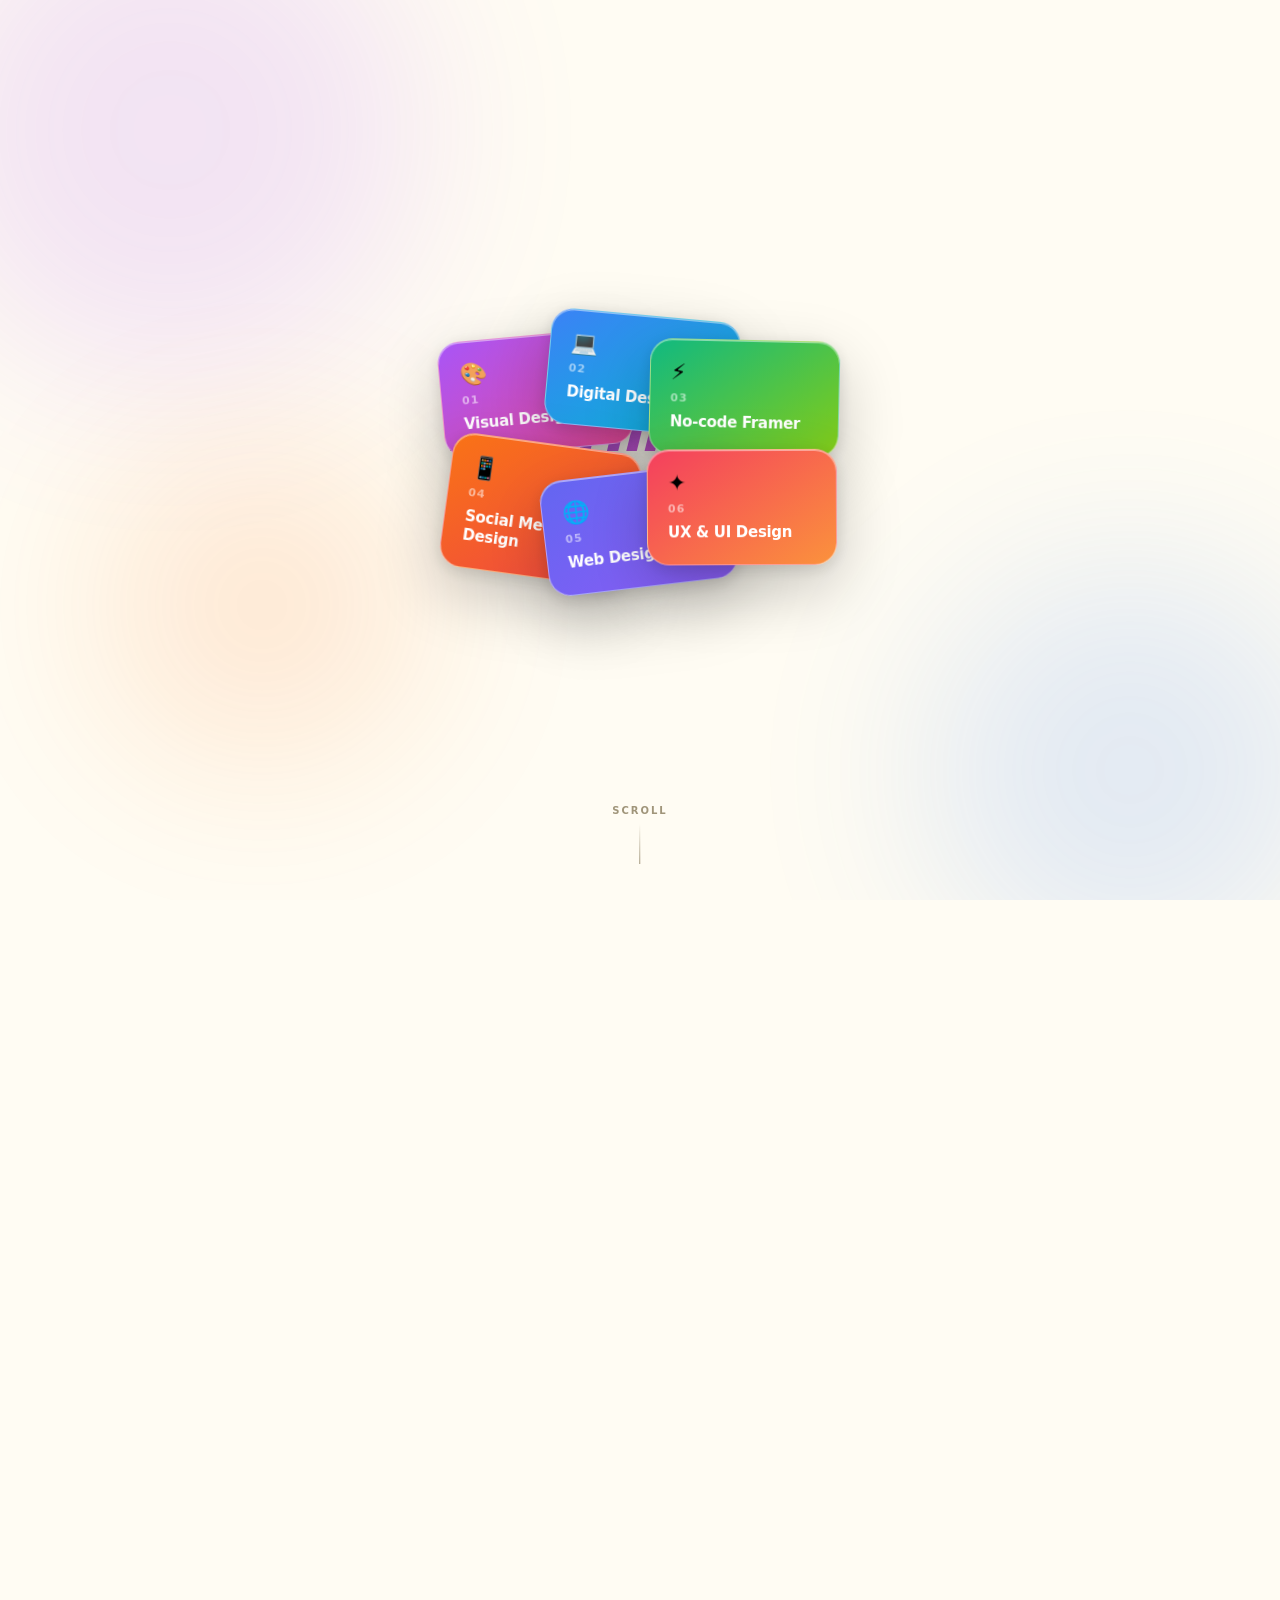
<file: cards.html>
<!DOCTYPE html>
<html lang="en">
<head>
<meta charset="UTF-8">
<meta name="viewport" content="width=device-width, initial-scale=1.0">
<title>Hire Me Skillset</title>
<style>
*, *::before, *::after { margin: 0; padding: 0; box-sizing: border-box; }

body {
  background: #FFFCF3;
  font-family: 'Segoe UI', system-ui, -apple-system, sans-serif;
  overflow-x: hidden;
}

.scroll-container {
  height: 400vh;
  position: relative;
}

.sticky-viewport {
  position: sticky;
  top: 0;
  height: 100vh;
  overflow: hidden;
  display: flex;
  align-items: center;
  justify-content: center;
}

/* Ambient background blobs */
.blob {
  position: absolute;
  border-radius: 50%;
  filter: blur(90px);
  opacity: 0.14;
  pointer-events: none;
  transition: opacity 1s ease;
}
.blob-1 { width: 500px; height: 500px; background: #a855f7; top: -120px; left: -80px; }
.blob-2 { width: 420px; height: 420px; background: #3b82f6; bottom: -80px; right: -60px; }
.blob-3 { width: 320px; height: 320px; background: #f97316; bottom: 15%; left: 8%; }

/* Title sits BELOW the cards (z-index lower) */
.title-wrap {
  position: absolute;
  text-align: center;
  z-index: 5;
  pointer-events: none;
  user-select: none;
}

.title-eyebrow {
  font-size: 11px;
  font-weight: 700;
  letter-spacing: 0.22em;
  text-transform: uppercase;
  color: #a0957a;
  margin-bottom: 12px;
}

.title-main {
  font-size: clamp(32px, 5vw, 60px);
  font-weight: 800;
  color: #1c1a14;
  letter-spacing: -0.04em;
  line-height: 1.1;
}

.title-main em {
  font-style: italic;
  background: linear-gradient(135deg, #a855f7, #ec4899);
  -webkit-background-clip: text;
  background-clip: text;
  color: transparent;
}

/* Cards stage — ABOVE the title */
.cards-stage {
  position: absolute;
  inset: 0;
  display: flex;
  align-items: center;
  justify-content: center;
  z-index: 10;
}

.card {
  position: absolute;
  width: 190px;
  padding: 22px 20px;
  border-radius: 22px;
  display: flex;
  flex-direction: column;
  gap: 8px;
  will-change: transform;
  cursor: default;
  border: 1px solid rgba(255,255,255,0.4);
  box-shadow:
    0 24px 64px rgba(0,0,0,0.22),
    0 4px 16px rgba(0,0,0,0.12),
    inset 0 1px 0 rgba(255,255,255,0.45);
  /* Start: fully visible, stacked at center */
  opacity: 1;
}

.card-icon { font-size: 22px; line-height: 1; }
.card-label {
  font-size: 11px;
  font-weight: 700;
  color: rgba(255,255,255,0.55);
  letter-spacing: 0.1em;
  text-transform: uppercase;
}
.card-name {
  font-size: 15px;
  font-weight: 800;
  color: #fff;
  letter-spacing: -0.02em;
  line-height: 1.25;
}

/* Scroll hint */
.scroll-hint {
  position: absolute;
  bottom: 36px;
  left: 50%;
  transform: translateX(-50%);
  display: flex;
  flex-direction: column;
  align-items: center;
  gap: 8px;
  z-index: 30;
  animation: hintBob 2s ease-in-out infinite;
}
.scroll-hint-line {
  width: 1px;
  height: 40px;
  background: linear-gradient(to bottom, transparent, #a0957a);
}
.scroll-hint-text {
  font-size: 10px;
  letter-spacing: 0.2em;
  text-transform: uppercase;
  color: #a0957a;
  font-weight: 600;
}
@keyframes hintBob {
  0%, 100% { opacity: 0.5; transform: translateX(-50%) translateY(0); }
  50%       { opacity: 1;   transform: translateX(-50%) translateY(7px); }
}
</style>
</head>
<body>

<div class="scroll-container">
  <div class="sticky-viewport">

    <div class="blob blob-1"></div>
    <div class="blob blob-2"></div>
    <div class="blob blob-3"></div>

    <!-- Title underneath the cards -->
    <div class="title-wrap">
      <p class="title-eyebrow">What I bring to the table</p>
      <h1 class="title-main">My <em>'Hire Me'</em><br>Skillset</h1>
    </div>

    <!-- Cards stacked on top -->
    <div class="cards-stage" id="cardsStage">
      <div class="card" id="c0">
        <span class="card-icon">🎨</span>
        <span class="card-label">01</span>
        <span class="card-name">Visual Design</span>
      </div>
      <div class="card" id="c1">
        <span class="card-icon">💻</span>
        <span class="card-label">02</span>
        <span class="card-name">Digital Design</span>
      </div>
      <div class="card" id="c2">
        <span class="card-icon">⚡</span>
        <span class="card-label">03</span>
        <span class="card-name">No-code Framer</span>
      </div>
      <div class="card" id="c3">
        <span class="card-icon">📱</span>
        <span class="card-label">04</span>
        <span class="card-name">Social Media Design</span>
      </div>
      <div class="card" id="c4">
        <span class="card-icon">🌐</span>
        <span class="card-label">05</span>
        <span class="card-name">Web Design</span>
      </div>
      <div class="card" id="c5">
        <span class="card-icon">✦</span>
        <span class="card-label">06</span>
        <span class="card-name">UX & UI Design</span>
      </div>
    </div>

    <div class="scroll-hint" id="scrollHint">
      <span class="scroll-hint-text">Scroll</span>
      <div class="scroll-hint-line"></div>
    </div>

  </div>
</div>

<script>
/* ── CARD DEFINITIONS ──
   tx/ty = final target offset in px from center
   rot   = final rotation at full scatter
   initRot = starting rotation (cards look like a messy deck)
*/
const cardDefs = [
  { id:'c0', tx:-420, ty:-230, rot:-9,  initRot: -4, bg:'linear-gradient(145deg,#a855f7,#ec4899)' },
  { id:'c1', tx:  10, ty:-310, rot: 3,  initRot:  6, bg:'linear-gradient(145deg,#3b82f6,#06b6d4)' },
  { id:'c2', tx: 420, ty:-210, rot: 11, initRot: -2, bg:'linear-gradient(145deg,#10b981,#84cc16)' },
  { id:'c3', tx:-400, ty: 240, rot:  7, initRot:  8, bg:'linear-gradient(145deg,#f97316,#ef4444)' },
  { id:'c4', tx:  -5, ty: 320, rot: -6, initRot: -7, bg:'linear-gradient(145deg,#6366f1,#8b5cf6)' },
  { id:'c5', tx: 410, ty: 230, rot:-10, initRot:  3, bg:'linear-gradient(145deg,#f43f5e,#fb923c)' },
];

/* Attach DOM + apply gradient + set initial stacked rotation */
const cards = cardDefs.map(def => {
  const el = document.getElementById(def.id);
  el.style.background = def.bg;
  el.style.transform = `rotate(${def.initRot}deg)`;
  return { ...def, el };
});

/* Lerped state — start at center, scale 1, initRot visible */
const state = cards.map(c => ({ x: 0, y: 0, rot: c.initRot }));

function lerp(a, b, t) { return a + (b - a) * t; }

/* Ease-out-cubic: fast at start, decelerate at end */
function easeOut(t) { return 1 - Math.pow(1 - t, 3); }

let rafId = null;

function getProgress() {
  const max = document.documentElement.scrollHeight - window.innerHeight;
  return max > 0 ? Math.min(Math.max(window.scrollY / max, 0), 1) : 0;
}

function tick() {
  const progress = getProgress();
  const eased = easeOut(progress);

  /* Fade scroll hint */
  const hint = document.getElementById('scrollHint');
  hint.style.opacity = Math.max(0, 1 - progress * 15).toString();

  let stillMoving = false;
  const SPEED = 0.1;

  cards.forEach((card, i) => {
    const s = state[i];

    const tX   = card.tx   * eased;
    const tY   = card.ty   * eased;
    /* Blend from initRot → card.rot as cards scatter */
    const tRot = card.initRot + (card.rot - card.initRot) * eased;

    s.x   = lerp(s.x,   tX,   SPEED);
    s.y   = lerp(s.y,   tY,   SPEED);
    s.rot = lerp(s.rot, tRot, SPEED);

    card.el.style.transform =
      `translate(${s.x}px,${s.y}px) rotate(${s.rot}deg)`;

    if (
      Math.abs(s.x - tX) > 0.1 ||
      Math.abs(s.y - tY) > 0.1 ||
      Math.abs(s.rot - tRot) > 0.02
    ) stillMoving = true;
  });

  rafId = stillMoving ? requestAnimationFrame(tick) : null;
}

window.addEventListener('scroll', () => {
  if (!rafId) rafId = requestAnimationFrame(tick);
}, { passive: true });

requestAnimationFrame(tick);
</script>
</body>
</html>
</file>
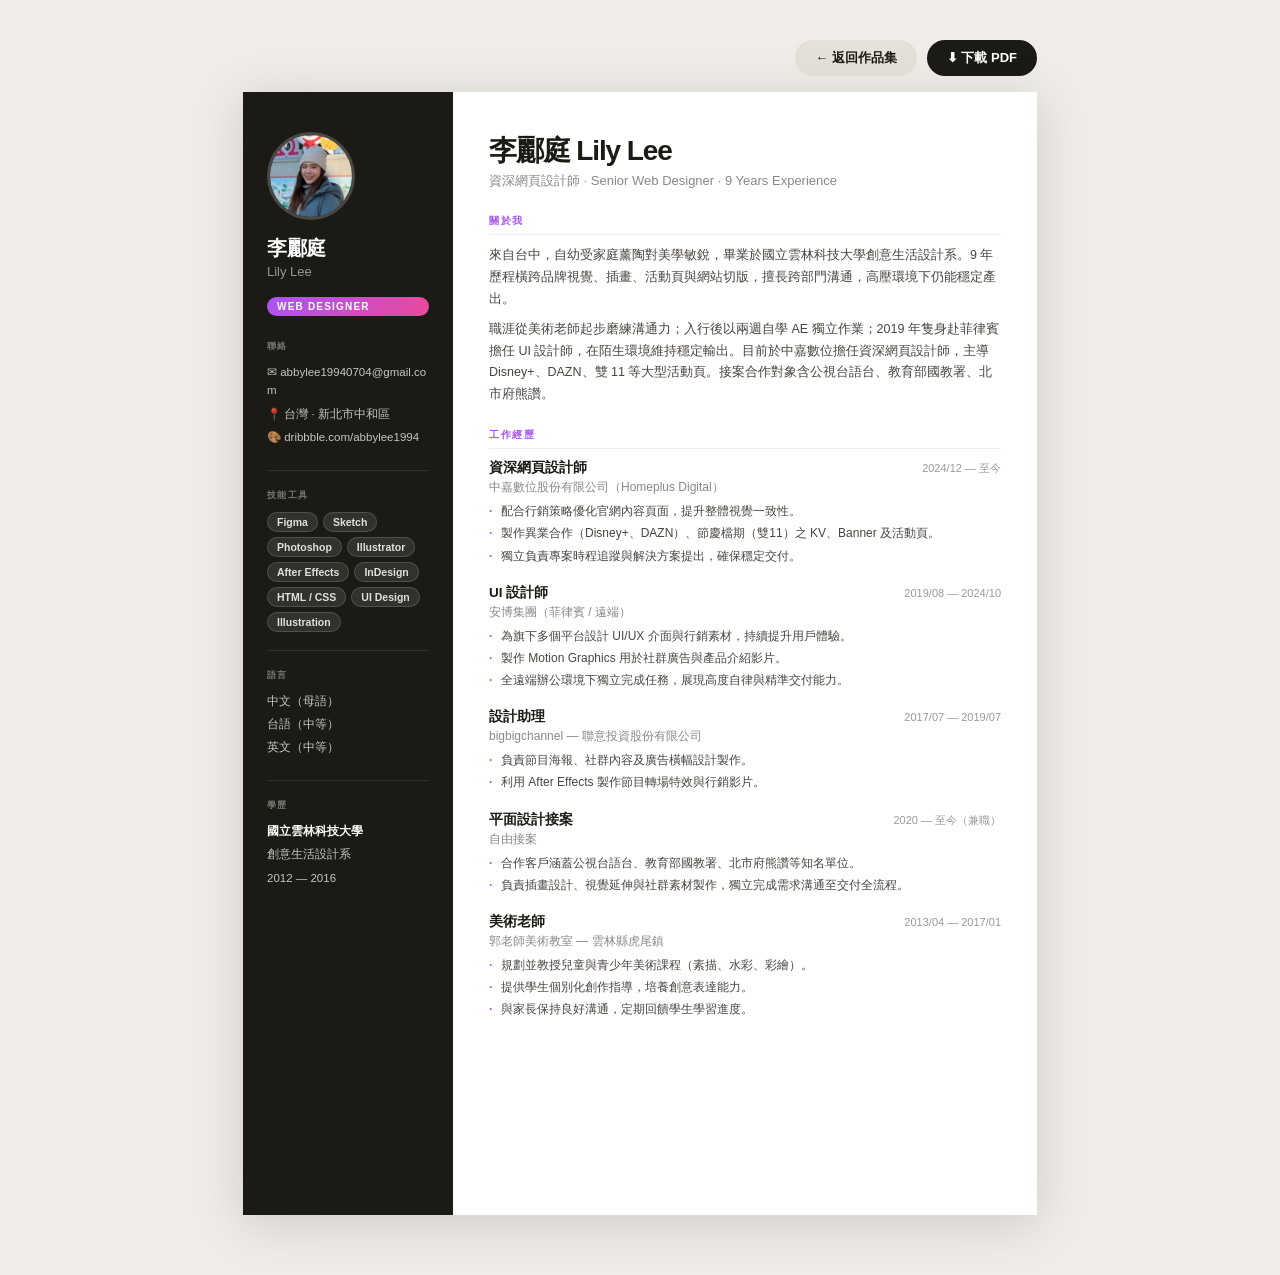
<file: resume-print.html>
<!DOCTYPE html>
<html lang="zh-Hant">
<head>
<meta charset="UTF-8">
<meta name="viewport" content="width=device-width, initial-scale=1.0">
<title>李酈庭 Lily Lee — Resume</title>
<link rel="icon" type="image/svg+xml" href="favicon.svg">
<style>
* { margin: 0; padding: 0; box-sizing: border-box; }

body {
  font-family: 'Helvetica Neue', Arial, 'PingFang TC', 'Microsoft JhengHei', sans-serif;
  background: #f0ede8;
  display: flex;
  flex-direction: column;
  align-items: center;
  padding: 40px 20px 60px;
  color: #1c1a14;
}

/* ── Print button (hidden on print) ── */
.print-bar {
  width: 100%;
  max-width: 794px;
  display: flex;
  justify-content: flex-end;
  gap: 10px;
  margin-bottom: 16px;
}
.btn-print, .btn-back {
  padding: 9px 20px;
  border-radius: 99px;
  font-size: 13px;
  font-weight: 600;
  cursor: pointer;
  border: none;
  text-decoration: none;
  display: inline-flex;
  align-items: center;
  gap: 6px;
}
.btn-print {
  background: #1c1a14;
  color: #fff;
}
.btn-back {
  background: #e5e0d8;
  color: #1c1a14;
}

/* ── A4 paper ── */
.paper {
  width: 794px;
  min-height: 1123px;
  background: #fff;
  box-shadow: 0 8px 48px rgba(0,0,0,.15);
  display: grid;
  grid-template-columns: 210px 1fr;
}

/* ── Sidebar ── */
.sidebar {
  background: #1c1a14;
  color: #fff;
  padding: 40px 24px;
  display: flex;
  flex-direction: column;
  gap: 0;
}
.s-avatar {
  width: 88px;
  height: 88px;
  border-radius: 50%;
  overflow: hidden;
  border: 3px solid rgba(255,255,255,.2);
  margin-bottom: 16px;
}
.s-avatar img { width: 100%; height: 100%; object-fit: cover; }
.s-name {
  font-size: 20px;
  font-weight: 800;
  letter-spacing: -.02em;
  line-height: 1.2;
  margin-bottom: 4px;
}
.s-name-en {
  font-size: 13px;
  color: rgba(255,255,255,.55);
  font-weight: 400;
  margin-bottom: 18px;
}
.s-title {
  display: inline-block;
  font-size: 10px;
  font-weight: 700;
  letter-spacing: .12em;
  text-transform: uppercase;
  background: linear-gradient(135deg, #a855f7, #ec4899);
  padding: 4px 10px;
  border-radius: 99px;
  margin-bottom: 24px;
}
.s-divider {
  height: 1px;
  background: rgba(255,255,255,.1);
  margin: 18px 0;
}
.s-sec {
  font-size: 9px;
  font-weight: 700;
  letter-spacing: .16em;
  text-transform: uppercase;
  color: rgba(255,255,255,.4);
  margin-bottom: 10px;
}
.s-contact-item {
  font-size: 11.5px;
  color: rgba(255,255,255,.75);
  line-height: 1.6;
  margin-bottom: 5px;
  word-break: break-all;
  text-decoration: none;
  display: block;
}
a.s-contact-item { color: rgba(255,255,255,.75); }
.skill-grid {
  display: flex;
  flex-wrap: wrap;
  gap: 5px;
}
.skill-tag {
  font-size: 10.5px;
  font-weight: 600;
  padding: 3px 9px;
  background: rgba(255,255,255,.1);
  border: 1px solid rgba(255,255,255,.15);
  border-radius: 99px;
  color: rgba(255,255,255,.85);
}

/* ── Main ── */
.main {
  padding: 40px 36px;
}
.m-name {
  font-size: 28px;
  font-weight: 800;
  letter-spacing: -.04em;
  margin-bottom: 2px;
}
.m-tagline {
  font-size: 13px;
  color: #888;
  margin-bottom: 24px;
}
.m-sec-title {
  font-size: 10px;
  font-weight: 700;
  letter-spacing: .16em;
  text-transform: uppercase;
  color: #a855f7;
  margin-bottom: 10px;
  padding-bottom: 6px;
  border-bottom: 1.5px solid #f0ede8;
}
.m-bio p {
  font-size: 12.5px;
  line-height: 1.75;
  color: #4a4540;
  margin-bottom: 8px;
}

/* ── Experience ── */
.exp {
  margin-top: 22px;
}
.exp-item {
  margin-bottom: 18px;
}
.exp-header {
  display: flex;
  justify-content: space-between;
  align-items: baseline;
  margin-bottom: 2px;
}
.exp-role {
  font-size: 13.5px;
  font-weight: 700;
  color: #1c1a14;
}
.exp-period {
  font-size: 11px;
  color: #999;
  white-space: nowrap;
}
.exp-co {
  font-size: 12px;
  color: #888;
  margin-bottom: 6px;
}
.exp-ul {
  list-style: none;
  display: flex;
  flex-direction: column;
  gap: 3px;
}
.exp-ul li {
  font-size: 12px;
  color: #4a4540;
  line-height: 1.6;
  padding-left: 12px;
  position: relative;
}
.exp-ul li::before {
  content: '·';
  position: absolute;
  left: 0;
  color: #a855f7;
  font-weight: 700;
}

/* ── Education inline ── */
.edu-row {
  display: flex;
  justify-content: space-between;
  align-items: baseline;
  margin-top: 6px;
}
.edu-school { font-size: 13px; font-weight: 600; color: #1c1a14; }
.edu-dept { font-size: 11.5px; color: #888; }

/* ── Print styles ── */
@media print {
  body { background: #fff; padding: 0; }
  .print-bar { display: none; }
  .paper {
    width: 100%;
    box-shadow: none;
    min-height: unset;
  }
  @page { size: A4; margin: 0; }
}
</style>
</head>
<body>

<div class="print-bar">
  <a href="index.html" class="btn-back">← 返回作品集</a>
  <button class="btn-print" onclick="window.print()">⬇ 下載 PDF</button>
</div>

<div class="paper">

  <!-- Sidebar -->
  <div class="sidebar">
    <div class="s-avatar">
      <img src="images/me2.webp" alt="Lily Lee">
    </div>
    <div class="s-name">李酈庭</div>
    <div class="s-name-en">Lily Lee</div>
    <div class="s-title">Web Designer</div>

    <div class="s-sec">聯絡</div>
    <a href="mailto:abbylee19940704@gmail.com" class="s-contact-item">✉ abbylee19940704@gmail.com</a>
    <span class="s-contact-item">📍 台灣 · 新北市中和區</span>
    <a href="https://dribbble.com/abbylee1994" class="s-contact-item" target="_blank">🎨 dribbble.com/abbylee1994</a>

    <div class="s-divider"></div>

    <div class="s-sec">技能工具</div>
    <div class="skill-grid">
      <span class="skill-tag">Figma</span>
      <span class="skill-tag">Sketch</span>
      <span class="skill-tag">Photoshop</span>
      <span class="skill-tag">Illustrator</span>
      <span class="skill-tag">After Effects</span>
      <span class="skill-tag">InDesign</span>
      <span class="skill-tag">HTML / CSS</span>
      <span class="skill-tag">UI Design</span>
      <span class="skill-tag">Illustration</span>
    </div>

    <div class="s-divider"></div>

    <div class="s-sec">語言</div>
    <span class="s-contact-item">中文（母語）</span>
    <span class="s-contact-item">台語（中等）</span>
    <span class="s-contact-item">英文（中等）</span>

    <div class="s-divider"></div>

    <div class="s-sec">學歷</div>
    <span class="s-contact-item" style="font-weight:600;color:#fff;">國立雲林科技大學</span>
    <span class="s-contact-item">創意生活設計系</span>
    <span class="s-contact-item">2012 — 2016</span>
  </div>

  <!-- Main -->
  <div class="main">
    <div class="m-name">李酈庭 Lily Lee</div>
    <div class="m-tagline">資深網頁設計師 · Senior Web Designer · 9 Years Experience</div>

    <div class="m-sec-title">關於我</div>
    <div class="m-bio">
      <p>來自台中，自幼受家庭薰陶對美學敏銳，畢業於國立雲林科技大學創意生活設計系。9 年歷程橫跨品牌視覺、插畫、活動頁與網站切版，擅長跨部門溝通，高壓環境下仍能穩定產出。</p>
      <p>職涯從美術老師起步磨練溝通力；入行後以兩週自學 AE 獨立作業；2019 年隻身赴菲律賓擔任 UI 設計師，在陌生環境維持穩定輸出。目前於中嘉數位擔任資深網頁設計師，主導 Disney+、DAZN、雙 11 等大型活動頁。接案合作對象含公視台語台、教育部國教署、北市府熊讚。</p>
    </div>

    <div class="exp">
      <div class="m-sec-title">工作經歷</div>

      <div class="exp-item">
        <div class="exp-header">
          <div class="exp-role">資深網頁設計師</div>
          <div class="exp-period">2024/12 — 至今</div>
        </div>
        <div class="exp-co">中嘉數位股份有限公司（Homeplus Digital）</div>
        <ul class="exp-ul">
          <li>配合行銷策略優化官網內容頁面，提升整體視覺一致性。</li>
          <li>製作異業合作（Disney+、DAZN）、節慶檔期（雙11）之 KV、Banner 及活動頁。</li>
          <li>獨立負責專案時程追蹤與解決方案提出，確保穩定交付。</li>
        </ul>
      </div>

      <div class="exp-item">
        <div class="exp-header">
          <div class="exp-role">UI 設計師</div>
          <div class="exp-period">2019/08 — 2024/10</div>
        </div>
        <div class="exp-co">安博集團（菲律賓 / 遠端）</div>
        <ul class="exp-ul">
          <li>為旗下多個平台設計 UI/UX 介面與行銷素材，持續提升用戶體驗。</li>
          <li>製作 Motion Graphics 用於社群廣告與產品介紹影片。</li>
          <li>全遠端辦公環境下獨立完成任務，展現高度自律與精準交付能力。</li>
        </ul>
      </div>

      <div class="exp-item">
        <div class="exp-header">
          <div class="exp-role">設計助理</div>
          <div class="exp-period">2017/07 — 2019/07</div>
        </div>
        <div class="exp-co">bigbigchannel — 聯意投資股份有限公司</div>
        <ul class="exp-ul">
          <li>負責節目海報、社群內容及廣告橫幅設計製作。</li>
          <li>利用 After Effects 製作節目轉場特效與行銷影片。</li>
        </ul>
      </div>

      <div class="exp-item">
        <div class="exp-header">
          <div class="exp-role">平面設計接案</div>
          <div class="exp-period">2020 — 至今（兼職）</div>
        </div>
        <div class="exp-co">自由接案</div>
        <ul class="exp-ul">
          <li>合作客戶涵蓋公視台語台、教育部國教署、北市府熊讚等知名單位。</li>
          <li>負責插畫設計、視覺延伸與社群素材製作，獨立完成需求溝通至交付全流程。</li>
        </ul>
      </div>

      <div class="exp-item">
        <div class="exp-header">
          <div class="exp-role">美術老師</div>
          <div class="exp-period">2013/04 — 2017/01</div>
        </div>
        <div class="exp-co">郭老師美術教室 — 雲林縣虎尾鎮</div>
        <ul class="exp-ul">
          <li>規劃並教授兒童與青少年美術課程（素描、水彩、彩繪）。</li>
          <li>提供學生個別化創作指導，培養創意表達能力。</li>
          <li>與家長保持良好溝通，定期回饋學生學習進度。</li>
        </ul>
      </div>
    </div>

  </div>
</div>

</body>
</html>
</file>
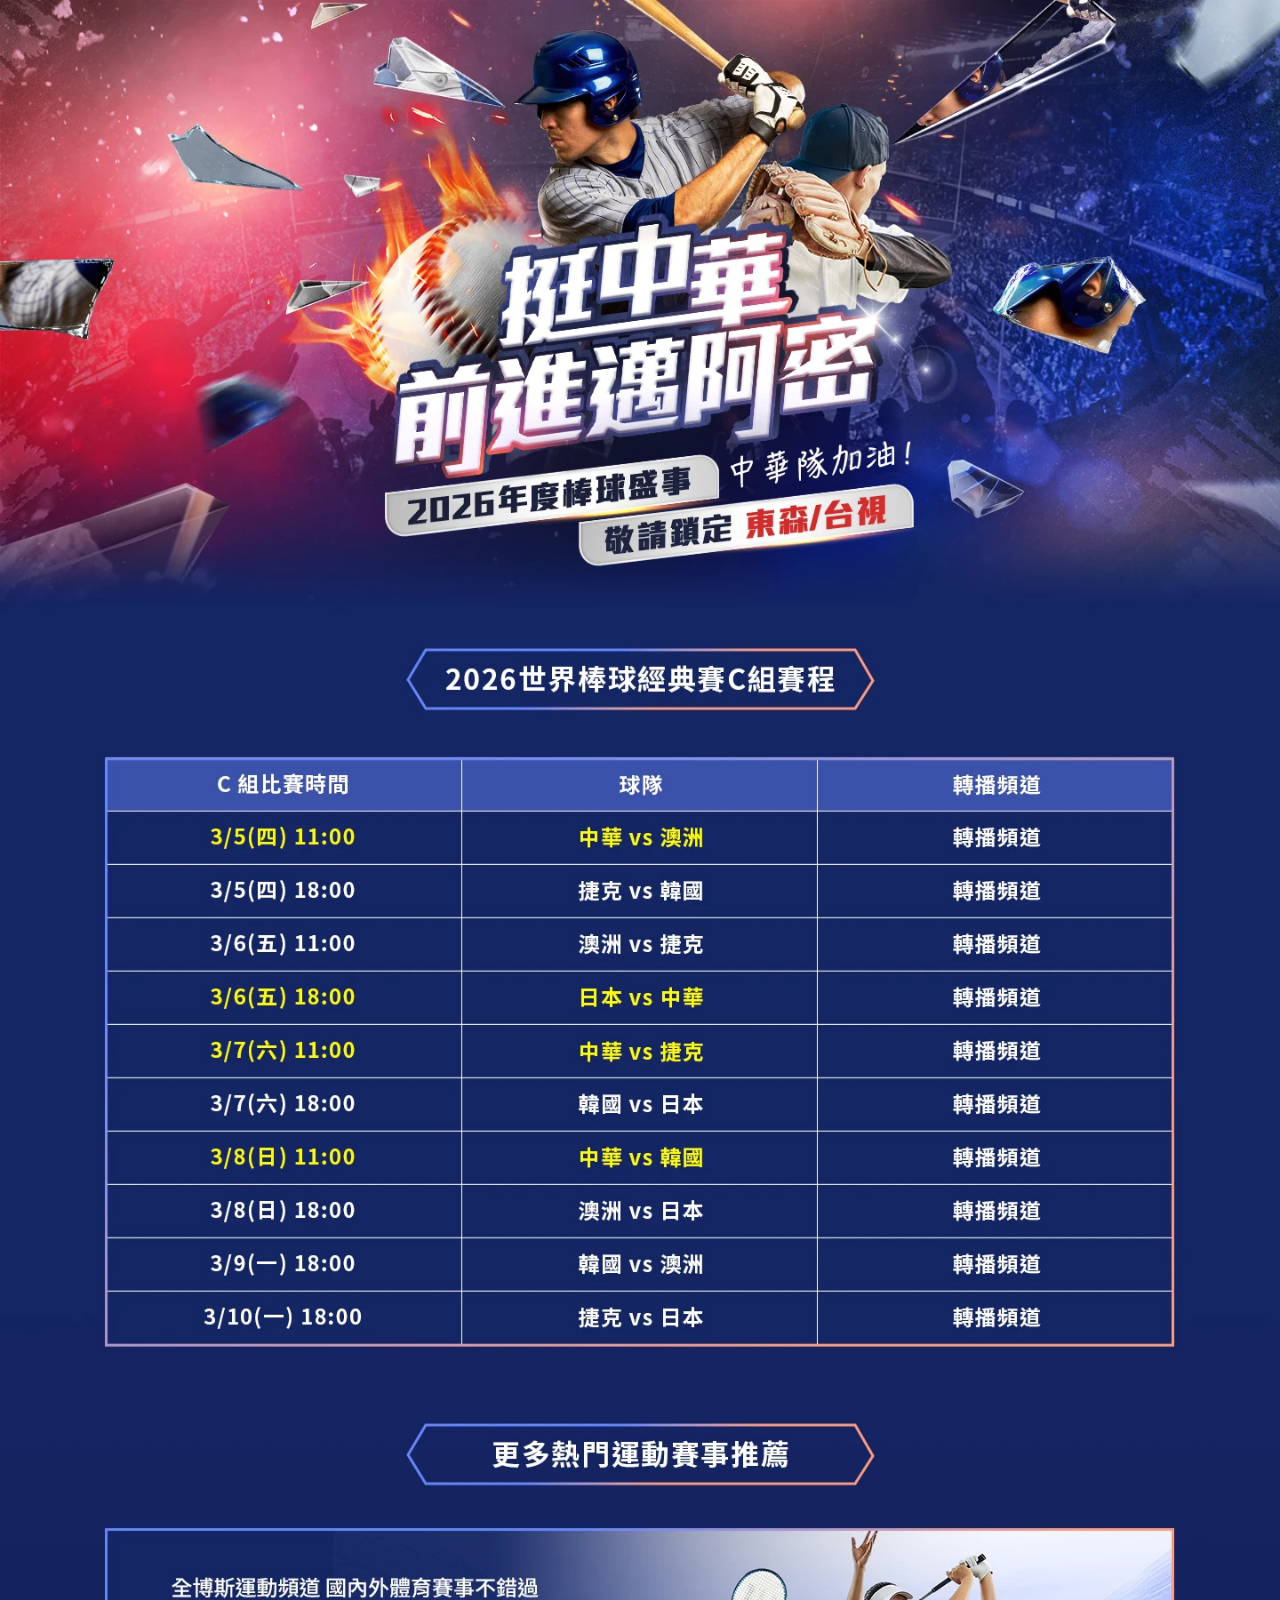
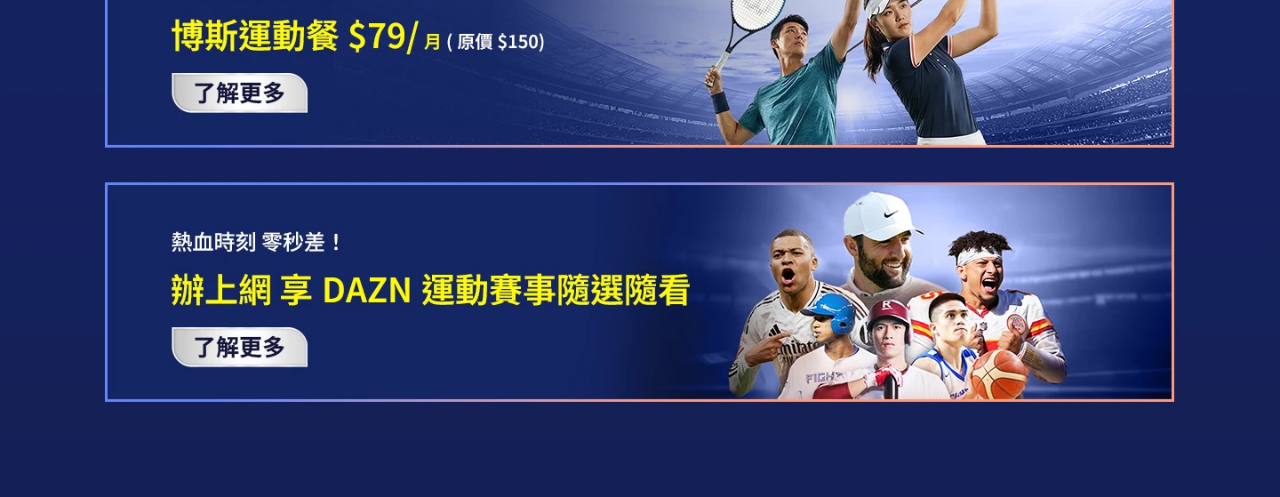
<file: wbc.html>
<!DOCTYPE html>
<html lang="zh-Hant">
<head>
<meta charset="UTF-8">
<meta name="viewport" content="width=device-width, initial-scale=1.0">
<title>WBC 經典賽活動頁 — Lily Lee</title>
<style>
* { margin: 0; padding: 0; box-sizing: border-box; }
body { background: #0d0812; display: flex; justify-content: center; }
img { width: 100%; display: block; }
.pc { display: block; }
.mb { display: none; }
@media (max-width: 768px) {
  .pc { display: none; }
  .mb { display: block; }
}
</style>
</head>
<body>
  <img class="pc" src="images/wbc.webp" alt="WBC 經典賽活動頁">
  <img class="mb" src="images/wbc_m.webp" alt="WBC 經典賽活動頁">
</body>
</html>
</file>
<file: style.css>
*,*::before,*::after{box-sizing:border-box;margin:0;padding:0;}

:root{
  --bg:#0d0812;
  --bg2:#120b1a;
  --card:#1c1228;
  --card2:#231630;
  --ink:#f2ecfc;
  --ink2:#a08cbf;
  --ink3:#8878a8;
  --line:rgba(200,150,255,.08);
  --line2:rgba(200,150,255,.16);
  --acc:#e05fa0;
  --acc2:#a855d4;
  --grad:linear-gradient(135deg,#3b0d60 0%,#1e0830 45%,#0d0812 100%);
  --grad-acc:linear-gradient(135deg,#e05fa0,#c450c0,#a855d4);
  --r:14px;
  --nav:68px;
}

html{scroll-behavior:smooth;overflow-x:clip;}
body{font-family:'Manrope',sans-serif;background:var(--bg);color:var(--ink);font-weight:400;line-height:1.6;overflow-x:clip;touch-action:pan-y;}

/* ── CURSOR ── */
.cur,.cur-ring{position:fixed;pointer-events:none;z-index:9999;border-radius:50%;transform:translate(-50%,-50%);}
.cur{width:8px;height:8px;background:var(--acc);transition:width .15s,height .15s;}
.cur-ring{width:32px;height:32px;border:1.5px solid rgba(224,95,160,.3);transition:width .3s,height .3s;}
@media(hover:none){.cur,.cur-ring{display:none;}}

/* ── FLOATING PILL NAV ── */
nav{
  position:fixed;top:16px;left:50%;transform:translateX(-50%);
  z-index:100;height:52px;
  display:flex;align-items:center;
  padding:0 6px;
  background:rgba(18,11,26,.82);
  backdrop-filter:blur(20px);
  border:1px solid var(--line2);
  border-radius:99px;
  box-shadow:0 8px 40px rgba(0,0,0,.6);
  white-space:nowrap;
  gap:2px;
}
.nav-logo{
  font-size:15px;font-weight:700;letter-spacing:-.01em;
  color:var(--ink);text-decoration:none;
  padding:0 14px 0 10px;margin-right:2px;
  border-right:1px solid var(--line2);
}
.nav-links{display:flex;gap:1px;}
.nav-links a{
  font-size:13px;font-weight:500;color:var(--ink2);
  text-decoration:none;padding:7px 14px;border-radius:99px;
  transition:background .15s,color .15s;
  -webkit-tap-highlight-color:transparent;
}
.nav-links a:hover,.nav-links a.active{background:rgba(180,100,255,.15);color:var(--ink);}
.nav-resume-btn{
  font-size:12px;font-weight:700;letter-spacing:.02em;
  background:var(--grad-acc);color:#fff;
  border:none;border-radius:99px;
  padding:8px 18px;margin-left:4px;cursor:pointer;
  text-decoration:none;white-space:nowrap;
  transition:opacity .15s,transform .15s;
}
.nav-resume-btn:hover{opacity:.85;transform:translateY(-1px);}

/* ── LANG BTN ── */
.lang-btn{
  background:none;border:1px solid var(--line);color:var(--ink2);
  font-family:inherit;font-size:12px;font-weight:700;letter-spacing:.06em;
  padding:6px 13px;border-radius:99px;cursor:pointer;
  transition:border-color .15s,color .15s;white-space:nowrap;
}
.lang-btn:hover{border-color:var(--ink);color:var(--ink);}


/* ── PAGE ── */
.page{display:none;padding-top:calc(var(--nav) + 24px);}
.page.active{display:block;}

/* ── HERO ── */
.hero{
  min-height:90svh;
  padding-top:0;
  background:linear-gradient(145deg,rgba(59,13,96,.28) 0%,rgba(18,8,28,.55) 50%,rgba(40,10,65,.2) 100%);
  position:relative;overflow:hidden;
}

/* ── HERO GEOMETRIC SHAPES ── */
.hero-shapes{position:absolute;inset:0;pointer-events:none;z-index:0;overflow:hidden;}
.hero-shapes svg{position:absolute;}
@keyframes spinCW  { to{ transform:rotate(360deg); } }
@keyframes spinCCW { to{ transform:rotate(-360deg); } }
@keyframes floatY  { 0%,100%{transform:translateY(0)} 50%{transform:translateY(-14px)} }
.hs-spin-cw  { transform-origin:center; animation:spinCW  18s linear infinite; }
.hs-spin-ccw { transform-origin:center; animation:spinCCW 14s linear infinite; }
.hs-float    { animation:floatY 4s ease-in-out infinite; }
.hero-inner{
  max-width:1000px;margin:0 auto;
  display:grid;grid-template-columns:1fr 340px;
  min-height:70svh;
}
.hero::before{
  content:'';position:absolute;
  width:700px;height:700px;border-radius:50%;
  background:radial-gradient(circle,rgba(168,85,212,.2) 0%,transparent 68%);
  top:-120px;right:-100px;pointer-events:none;
}
.hero::after{
  content:'';position:absolute;
  width:500px;height:500px;border-radius:50%;
  background:radial-gradient(circle,rgba(224,95,160,.13) 0%,transparent 68%);
  bottom:40px;left:80px;pointer-events:none;
}
.hero-left{
  padding:24px 48px 64px;
  display:flex;flex-direction:column;justify-content:flex-end;
  position:relative;z-index:1;
}
.hello-line{
  font-size:14px;font-weight:500;color:var(--ink2);
  margin-bottom:18px;display:flex;align-items:center;gap:8px;
}
.status-dot{
  display:inline-flex;align-items:center;gap:6px;
  background:rgba(74,222,128,.1);border:1px solid rgba(74,222,128,.22);
  border-radius:99px;padding:3px 10px;
  font-size:11px;color:#4ade80;
}
.status-dot::before{
  content:'';width:6px;height:6px;border-radius:50%;
  background:#4ade80;box-shadow:0 0 6px rgba(74,222,128,.7);flex-shrink:0;
}
.hero-h1{
  font-size:clamp(44px,6vw,92px);
  font-weight:800;letter-spacing:-.04em;line-height:1.06;
  margin-bottom:28px;color:var(--ink);
}
.grad-text{
  color:transparent;background:var(--grad-acc);
  -webkit-background-clip:text;background-clip:text;
  font-style:italic;
  padding-right: 1em;
}
.hero-bio{font-size:15px;color:var(--ink2);line-height:1.8;max-width:420px;margin-bottom:40px;}
.hero-bio strong{color:var(--ink);font-weight:600;}
.btn-row{display:flex;gap:12px;flex-wrap:wrap;}
.btn-fill{
  display:inline-flex;align-items:center;gap:6px;
  font-family:'Manrope',sans-serif;font-size:13px;font-weight:700;
  background:var(--grad-acc);color:#fff;
  border:none;border-radius:99px;padding:13px 26px;
  text-decoration:none;transition:opacity .2s,transform .18s;cursor:pointer;
}
.btn-fill:hover{opacity:.85;transform:translateY(-2px);}
.btn-ghost{
  display:inline-flex;align-items:center;gap:6px;
  font-family:'Manrope',sans-serif;font-size:13px;font-weight:600;
  background:rgba(255,255,255,.07);color:var(--ink);
  border:1px solid var(--line2);border-radius:99px;
  padding:13px 26px;text-decoration:none;
  transition:background .2s,transform .18s;
}
.btn-ghost:hover{background:rgba(255,255,255,.13);transform:translateY(-2px);}

/* ── HERO RIGHT — BADGE CARD ── */
.hero-right{
  position:relative;display:flex;align-items:flex-end;justify-content:center;
  padding-bottom:64px;
  z-index:1;
}
.photo-card{
  position:relative;
  display:inline-block;
  transform:rotate(-4deg);
  transition:transform .45s cubic-bezier(.34,1.56,.64,1);
  cursor:default;
}
.photo-card:hover{ transform:rotate(4deg); }
.photo-tape{
  position:absolute;
  top:-15px;left:50%;
  transform:translateX(-50%) rotate(-1.5deg);
  width:72px;height:22px;
  background:rgba(255,255,255,.52);
  border-radius:2px;
  box-shadow:0 1px 4px rgba(0,0,0,.25);
  z-index:2;
  backdrop-filter:blur(3px);
}
.photo-frame{
  background:#fff;
  padding:12px 12px 40px;
  box-shadow:0 12px 40px rgba(0,0,0,.55),0 2px 8px rgba(0,0,0,.3);
  border-radius:2px;
}
.photo-frame img{
  width:220px;height:280px;
  object-fit:cover;display:block;
}
/* 幾何裝飾 */
.photo-deco{
  position:absolute;
  opacity:0;
  transition:opacity .3s ease, transform .45s cubic-bezier(.34,1.56,.64,1);
  pointer-events:none;
}
.photo-card:hover .photo-deco{ opacity:1; }
.pd-star{
  top:-18px;right:-18px;
  transform:scale(.4) rotate(-30deg);
}
.photo-card:hover .pd-star{ transform:scale(1) rotate(20deg); }
.pd-ring{
  bottom:30px;right:-26px;
  transform:scale(.4);
}
.photo-card:hover .pd-ring{ transform:scale(1); }
.pd-cross{
  bottom:-14px;left:-18px;
  transform:scale(.4) rotate(20deg);
}
.photo-card:hover .pd-cross{ transform:scale(1) rotate(-15deg); }

/* ── HOBBIES ── */
.hobbies-section{
  text-align:left;
  position:relative;
  /* override .section max-width so bg blobs go full-width */
  max-width:none;
  margin-left:0;
  margin-right:0;
  /* no overflow:hidden — blobs bleed across section boundaries for smooth transitions */
}
.hobbies-section::before{
  content:'';position:absolute;
  width:800px;height:800px;border-radius:50%;
  background:radial-gradient(circle, rgba(249,115,22,0.10) 0%, transparent 65%);
  /* bleeds upward into previous section */
  top:-280px;right:-80px;pointer-events:none;z-index:0;
}
.hobbies-section::after{
  content:'';position:absolute;
  width:700px;height:700px;border-radius:50%;
  background:radial-gradient(circle, rgba(168,85,247,0.10) 0%, transparent 65%);
  /* bleeds downward into contact section */
  bottom:-250px;left:-60px;pointer-events:none;z-index:0;
}
.hobbies-inner{
  display:grid;
  grid-template-columns:1fr auto;
  align-items:center;
  gap:60px;
  max-width:1000px;
  margin-left:auto;
  margin-right:auto;
}
.hobbies-text{}
.hobbies-body{
  margin-top:20px;
  font-size:16px;line-height:1.9;
  color:var(--ink2);
  text-align: left;
}

/* Photo collage cluster — two cards side by side */
.hobbies-photos{
  position:relative;
  width:460px;
  height:380px;
  flex-shrink:0;
}
.hobby-photo-card{
  position:absolute;
  transition:transform .45s cubic-bezier(.34,1.56,.64,1);
  cursor:default;
}
.hobby-photo-card .photo-frame img{
  width:200px;height:250px;object-fit:cover;display:block;
}
.hobby-label{
  text-align:center;padding:10px 0 0;
  font-size:13px;font-weight:700;letter-spacing:.02em;
  color:#1c1a14;
}
/* Card 1: left side, tilted slightly left, sits a bit higher */
.hc-left{
  top:0;left:0;
  transform:rotate(-5deg);
  z-index:1;
}
.hc-left:hover{ transform:rotate(-1deg); z-index:5; }
/* Card 2: right side, tilted slightly right, sits a bit lower */
.hc-right{
  top:40px;right:0;
  transform:rotate(6deg);
  z-index:2;
}
.hc-right:hover{ transform:rotate(2deg); z-index:5; }

/* Deco shapes */
.hobby-photo-card .photo-deco{
  position:absolute;opacity:0;pointer-events:none;
  transition:opacity .3s ease,transform .45s cubic-bezier(.34,1.56,.64,1);
}
.hobby-photo-card:hover .photo-deco{ opacity:1; }
.hpd-a{ top:-18px;right:-18px;transform:scale(0.5) rotate(0deg); }
.hobby-photo-card:hover .hpd-a{ transform:scale(1) rotate(20deg); }
.hpd-b{ bottom:-16px;left:-16px;transform:scale(0.5); }
.hobby-photo-card:hover .hpd-b{ transform:scale(1); }
.hpd-c{ top:-18px;left:-14px;transform:scale(0.5) rotate(0deg); }
.hobby-photo-card:hover .hpd-c{ transform:scale(1) rotate(-15deg); }
.hpd-d{ bottom:-18px;right:-10px;transform:scale(0.5); }
.hobby-photo-card:hover .hpd-d{ transform:scale(1) rotate(10deg); }

@media(max-width:900px){
  .hobbies-inner{
    grid-template-columns:1fr;
    gap:48px;
    text-align:center;
  }
  .hobbies-photos{
    width:340px;
    height:300px;
    margin:0 auto;
  }
  .hobby-photo-card .photo-frame img{
    width:160px;height:200px;
  }
  .hc-right{ top:30px; }
}


/* ── SECTION ── */
.section{padding:96px 48px;max-width:1400px;margin-left:auto;margin-right:auto;}
.eyebrow{
  font-size:11px;font-weight:600;letter-spacing:.14em;text-transform:uppercase;
  color:var(--acc);margin-bottom:14px;
  display:flex;align-items:center;gap:10px;
}
.eyebrow::before{content:'';width:20px;height:1px;background:var(--acc);}
.sec-title{font-size:clamp(30px,4vw,52px);font-weight:800;letter-spacing:-.03em;line-height:1.08;color:var(--ink);text-align: left;}
.sec-title .grad-text{font-style:italic;}
.sec-header{
  display:flex;align-items:flex-end;justify-content:space-between;
  margin-bottom:44px;padding-bottom:22px;
  border-bottom:1px solid var(--line);
}
.view-all{
  font-size:13px;font-weight:700;color:var(--ink);text-decoration:none;
  border:1px solid var(--line2);border-radius:99px;
  padding:8px 20px;white-space:nowrap;
  transition:background .2s,border-color .2s,color .2s;
}
.view-all:hover{background:rgba(180,100,255,.15);border-color:var(--acc);color:var(--acc);}
.ps-footer{
  position:absolute;
  bottom:24px;left:50%;
  transform:translateX(-50%);
  opacity:0;
  transition:opacity .4s ease;
  z-index:20;
  white-space:nowrap;
}
.view-all-cta{
  font-size:15px;font-weight:700;letter-spacing:.01em;
  color:#fff;text-decoration:none;
  background:var(--grad-acc);
  border-radius:99px;padding:14px 36px;
  transition:opacity .2s,transform .2s;
  white-space:nowrap;
}
.view-all-cta:hover{opacity:.85;transform:translateY(-2px);}

/* ── WEB CARD GRID ── */
.web-grid{display:grid;grid-template-columns:repeat(3,1fr);gap:14px;}
.web-card{
  background:var(--card);border:1px solid var(--line);
  border-radius:var(--r);overflow:hidden;
  text-decoration:none;color:inherit;cursor:pointer;
  transition:transform .25s,box-shadow .25s,border-color .2s,translate .12s ease-out;
  display:flex;flex-direction:column;
  translate:0 0;
}
.web-card:hover{transform:translateY(-6px);box-shadow:0 20px 52px rgba(0,0,0,.55),0 0 0 1px rgba(224,95,160,.3),0 0 24px rgba(168,85,212,.2);border-color:rgba(224,95,160,.35);}
.web-thumb{aspect-ratio:16/9;overflow:hidden;background:var(--card2);}
.web-thumb-inner{
  width:100%;height:100%;
  display:flex;align-items:center;justify-content:center;font-size:44px;
  transition:transform .5s cubic-bezier(.25,.46,.45,.94);
}
.web-card:hover .web-thumb-inner{transform:scale(1.06);}
.web-thumb img{width:100%;height:100%;object-fit:cover;display:block;transition:transform .5s cubic-bezier(.25,.46,.45,.94);}
.web-card:hover .web-thumb img{transform:scale(1.06);}
.web-body{padding:16px 18px 20px;flex:1;display:flex;flex-direction:column;gap:6px;}
.web-label{font-size:10px;font-weight:600;letter-spacing:.12em;text-transform:uppercase;color:var(--acc2);}
.web-name{font-size:14px;font-weight:700;letter-spacing:-.01em;color:var(--ink);line-height:1.3;}
.web-desc{display:none;}
.web-cta{margin-top:10px;display:flex;align-items:center;justify-content:space-between;}
.web-cta-text{font-size:11px;font-weight:600;color:var(--ink3);}
.web-arrow{
  width:26px;height:26px;border-radius:50%;
  border:1px solid var(--line2);
  display:flex;align-items:center;justify-content:center;font-size:12px;color:var(--ink2);
  transition:background .2s,color .2s,transform .2s,border-color .2s;
}
.web-card:hover .web-arrow{background:var(--grad-acc);color:#fff;border-color:transparent;transform:rotate(45deg);}

/* ── PROJECT STACK (stacking scroll) ── */
#projects{padding-bottom:32px;}
.project-stack{height:600vh;position:relative;}
.ps-sticky{
  position:sticky;top:0;height:100vh;
  display:flex;align-items:center;justify-content:center;
  overflow:hidden;
}
.ps-stage{
  position:relative;
  width:min(700px,92vw);
  height:530px;
}
.ps-card{
  position:absolute;inset:0;
  background:var(--card);
  border:1px solid var(--line);
  border-radius:var(--r);
  overflow:hidden;
  text-decoration:none;color:inherit;
  display:flex;flex-direction:column;
  transform-origin:top center;
  will-change:transform;
  box-shadow:0 24px 64px rgba(0,0,0,.55),0 4px 16px rgba(0,0,0,.3);
  transition:box-shadow .3s;
}
.ps-card:hover{box-shadow:0 32px 80px rgba(0,0,0,.7),0 4px 16px rgba(0,0,0,.4),0 0 0 1px rgba(224,95,160,.3),0 0 32px rgba(168,85,212,.25);}
.ps-card:hover .web-arrow{background:var(--grad-acc);color:#fff;border-color:transparent;transform:rotate(45deg);}
.ps-thumb{
  width:100%;flex-shrink:0;
  aspect-ratio:16/8;overflow:hidden;
}
.ps-thumb img{width:100%;height:100%;object-fit:cover;display:block;}
.ps-thumb-emoji{
  display:flex;align-items:center;justify-content:center;
  font-size:72px;
}
.ps-body{
  flex:1;padding:20px 28px 32px;
  display:flex;flex-direction:column;justify-content:space-between;
  gap:6px;
}
.ps-num{
  font-size:10px;font-weight:700;letter-spacing:.18em;
  text-transform:uppercase;color:var(--ink3);margin-bottom:4px;
}
.ps-name{
  font-size:22px;font-weight:800;letter-spacing:-.02em;
  color:var(--ink);line-height:1.25;
}
.ps-desc{display:none;}
.ps-cta{margin-top:12px;}
@media(max-width:900px){
  .sk-card{width:200px;padding:22px 20px;border-radius:20px;}
  .sk-card-icon svg{width:24px;height:24px;}
  .sk-card-name{font-size:15px;}
  .ps-stage{width:min(360px,90vw);height:360px;}
  .ps-body{padding:14px 18px 20px;justify-content:flex-start;gap:10px;}
  .ps-num{font-size:12px;}
  .ps-name{font-size:19px;}
  .ps-card .web-label{font-size:11px;}
  .ps-card .web-cta-text{font-size:12px;}
}

/* ── GRAPHIC MARQUEE ── */
.marquee-wrap{
  margin-top:52px;overflow:hidden;position:relative;cursor:pointer;
  border-top:1px solid var(--line);border-bottom:1px solid var(--line);
  text-decoration:none;display:block;
  width:100vw;left:50%;transform:translateX(-50%);
}
.m-track{
  display:flex;gap:10px;padding:14px 0;
  width:max-content;
  animation:mq 32s linear infinite;
}
.marquee-wrap:hover .m-track{animation-play-state:paused;}
@keyframes mq{from{transform:translateX(0);}to{transform:translateX(-50%)}}
.m-item{
  width:190px;height:144px;border-radius:10px;
  background:var(--card);border:1px solid var(--line);
  overflow:hidden;flex-shrink:0;
  display:flex;align-items:center;justify-content:center;
  font-size:11px;color:var(--ink3);letter-spacing:.06em;
  transition:border-color .2s;
}
.marquee-wrap:hover .m-item{border-color:var(--line2);}
.m-item img{width:100%;height:100%;object-fit:cover;display:block;}

/* ── GET TO KNOW ME ── */
.know-section{
  background:var(--bg2);padding:96px 48px 0;max-width:1400px;margin-left:auto;margin-right:auto;
  display:flex;flex-direction:column;align-items:center;
  text-align:center;overflow:hidden;
  border-top:1px solid var(--line);
}
.know-h2{
  font-size:clamp(48px,7vw,90px);font-weight:800;
  letter-spacing:-.04em;line-height:1.0;
  font-style:italic;margin-bottom:14px;color:var(--ink);
}
.know-sub{font-size:15px;color:var(--ink2);line-height:1.7;margin-bottom:32px;}
.know-btn{
  width:52px;height:52px;border-radius:50%;
  background:var(--grad-acc);color:#fff;
  border:none;font-size:22px;font-weight:700;
  display:flex;align-items:center;justify-content:center;
  cursor:pointer;margin-bottom:52px;
  transition:transform .2s,filter .2s;
  -webkit-tap-highlight-color:transparent;
}
.know-btn:hover{transform:scale(1.1);filter:brightness(.9);}
.photo-fan{width:100%;max-width:860px;position:relative;height:260px;}
.fan-photo{
  position:absolute;bottom:0;width:170px;aspect-ratio:3/4;
  border-radius:14px;border:3px solid var(--bg2);
  box-shadow:0 8px 28px rgba(0,0,0,.55);overflow:hidden;
  display:flex;align-items:center;justify-content:center;
  font-size:11px;color:var(--ink3);background:var(--card);
}
.fan-photo::before{
  content:'';position:absolute;top:10px;right:10px;
  width:11px;height:11px;border-radius:50%;
  background:var(--acc);box-shadow:0 1px 4px rgba(0,0,0,.4);z-index:2;
}
.fan-photo img{width:100%;height:100%;object-fit:cover;}
.fan-photo:nth-child(1){left:calc(50% - 300px);transform:rotate(-8deg) translateY(18px);}
.fan-photo:nth-child(2){left:calc(50% - 120px);transform:rotate(-3deg) translateY(6px);}
.fan-photo:nth-child(3){left:calc(50% + 60px);transform:rotate(3deg) translateY(4px);}
.fan-photo:nth-child(4){left:calc(50% + 230px);transform:rotate(8deg) translateY(14px);}

/* ── CONTACT STRIP ── */
.contact-strip{
  padding:120px 48px;
  display:flex;flex-direction:column;align-items:center;
  text-align:center;gap:24px;
  position:relative;
  /* no border-top, no overflow:hidden — blob from hobbies bleeds in from above */
  background:radial-gradient(ellipse 80% 70% at 50% 50%, rgba(168,85,247,0.12) 0%, transparent 70%);
}
.contact-strip::before{
  content:'';position:absolute;
  width:700px;height:700px;border-radius:50%;
  background:radial-gradient(circle, rgba(236,72,153,0.09) 0%, transparent 65%);
  top:50%;left:50%;transform:translate(-50%,-50%);
  pointer-events:none;
}
.contact-strip::after{
  content:'';position:absolute;
  width:320px;height:320px;border-radius:50%;
  background:radial-gradient(circle, rgba(249,115,22,0.09) 0%, transparent 70%);
  bottom:-80px;right:8%;pointer-events:none;
}
.c-label{font-size:11px;font-weight:600;letter-spacing:.14em;text-transform:uppercase;color:var(--acc);}
.c-h2{font-size:clamp(42px,7vw,88px);font-weight:800;letter-spacing:-.04em;line-height:1.0;color:var(--ink);}
.c-h2 .grad-text{font-style:italic; padding-right: 1em;}
.c-email{
  font-size:clamp(16px,2vw,24px);font-weight:500;color:var(--ink2);
  text-decoration:none;border-bottom:1px solid var(--line2);padding-bottom:3px;
  transition:color .2s,border-color .2s;
}
.c-email:hover{color:var(--acc);border-color:var(--acc);}
.socials{display:flex;gap:24px;flex-wrap:wrap;justify-content:center;}
.social{font-size:12px;font-weight:600;letter-spacing:.08em;text-transform:uppercase;color:var(--ink3);text-decoration:none;transition:color .2s;}
.social:hover{color:var(--acc);}

/* ── FOOTER ── */
footer{
  border-top:1px solid var(--line);padding:20px 48px;max-width:1400px;margin-left:auto;margin-right:auto;
  display:flex;align-items:center;justify-content:space-between;
  font-size:12px;color:var(--ink3);
}

/* ── RESUME ── */
.resume-dl-bar{display:flex;justify-content:flex-end;padding:16px 48px 0;max-width:1400px;margin:0 auto;}
.resume-dl-btn{display:inline-flex;align-items:center;gap:6px;padding:9px 22px;background:linear-gradient(135deg,#f97316,#e05fa0);color:#fff;border-radius:99px;font-size:13px;font-weight:700;text-decoration:none;transition:opacity .2s;box-shadow:0 4px 16px rgba(249,115,22,.35);}
.resume-dl-btn:hover{opacity:.82;}
/* mobile-only button next to avatar */
.r-avatar-row{display:flex;align-items:center;gap:0;margin-bottom:0;}
.r-dl-mobile{display:none;}
@media(max-width:900px){
  .resume-dl-bar{display:none;}
  .r-avatar-row{justify-content:space-between;align-items:center;width:100%;margin-bottom:16px;}
  .r-dl-mobile{display:inline-flex;font-size:12px;padding:8px 16px;}
}
.resume-layout{display:grid;grid-template-columns:280px 1fr;min-height:calc(100svh - var(--nav));max-width:1400px;margin-left:auto;margin-right:auto;}
.resume-sidebar{background:var(--card);border-right:1px solid var(--line);padding:52px 32px;}
.resume-main{padding:52px 48px;}
.r-avatar{
  width:72px;height:72px;border-radius:50%;
  background:var(--card2);border:1px solid var(--line2);
  display:flex;align-items:center;justify-content:center;
  font-size:24px;margin-bottom:18px;overflow:hidden;
}
.r-avatar img{width:100%;height:100%;object-fit:cover;}
.r-name{font-size:20px;font-weight:800;letter-spacing:-.02em;margin-bottom:4px;color:var(--ink);}
.r-tag{font-size:12px;color:var(--ink3);letter-spacing:.06em;margin-bottom:24px;}
.r-contact{
  display:flex;align-items:center;gap:10px;font-size:13px;color:var(--ink2);
  padding:10px 0;border-bottom:1px solid var(--line);text-decoration:none;transition:color .2s;
}
.r-contact:hover{color:var(--acc);}
.r-sec-label{font-size:10px;font-weight:600;letter-spacing:.14em;text-transform:uppercase;color:var(--ink3);margin:24px 0 10px;}
.skill-pill{display:inline-block;font-size:12px;border:1px solid var(--line2);border-radius:99px;padding:4px 12px;margin:4px 4px 0 0;color:var(--ink2);}
.r-sec-title{font-size:26px;font-weight:800;letter-spacing:-.02em;margin-bottom:24px;padding-bottom:16px;border-bottom:1px solid var(--line);color:var(--ink);}
.r-bio{margin-bottom:8px;display:flex;flex-direction:column;gap:14px;}
.r-bio p{font-size:14px;color:var(--ink2);line-height:1.8;}
.exp-item{margin-bottom:36px;}
.exp-top{display:flex;justify-content:space-between;margin-bottom:4px;}
.exp-role{font-size:17px;font-weight:700;letter-spacing:-.01em;color:var(--ink);}
.exp-period{font-size:12px;color:var(--ink3);}
.exp-co{font-size:13px;color:var(--ink2);margin-bottom:10px;}
.exp-ul{list-style:none;padding:0;}
.exp-ul li{font-size:13px;color:var(--ink2);line-height:1.7;padding-left:16px;position:relative;margin-bottom:6px;}
.exp-ul li::before{content:'—';position:absolute;left:0;color:var(--acc);font-size:12px;}

/* ── ABOUT ── */
/* ── SKILLSET SCROLL ── */
.skillset-scroll{height:400vh;position:relative;}
.skillset-sticky{
  position:sticky;top:0;height:100vh;overflow:hidden;
  display:flex;align-items:center;justify-content:center;
  background:linear-gradient(180deg,rgba(40,10,65,.2) 0%,rgba(168,85,212,.16) 30%,rgba(59,13,96,.2) 60%,var(--bg) 90%);
}
.skillset-title-wrap{
  position:absolute;text-align:center;z-index:5;
  pointer-events:none;user-select:none;
}
.skillset-eyebrow{
  font-size:11px;font-weight:700;letter-spacing:.2em;
  text-transform:uppercase;color:var(--ink3);margin-bottom:14px;
}
.skillset-h2{
  font-size:clamp(32px,5vw,60px);font-weight:800;
  color:var(--ink);letter-spacing:-.04em;line-height:1.1;font-style:italic;
}
.skillset-cards-stage{
  position:absolute;inset:0;
  display:flex;align-items:center;justify-content:center;
  z-index:10;
}
.sk-card{
  position:absolute;width:300px;padding:32px 30px;border-radius:28px;
  display:flex;flex-direction:column;gap:10px;will-change:transform;
  border:1px solid rgba(200,150,255,.15);
  box-shadow:0 28px 72px rgba(0,0,0,.65),0 4px 20px rgba(0,0,0,.4),inset 0 1px 0 rgba(255,255,255,.07);
}
.sk-card:nth-child(1){background:linear-gradient(145deg,#a855d4,#e05fa0);}
.sk-card:nth-child(2){background:linear-gradient(145deg,#2563eb,#60c8f0);}
.sk-card:nth-child(3){background:linear-gradient(145deg,#10b981,#84cc16);}
.sk-card:nth-child(4){background:linear-gradient(145deg,#f97316,#ef4444);}
.sk-card:nth-child(5){background:linear-gradient(145deg,#6366f1,#a855d4);}
.sk-card:nth-child(6){background:linear-gradient(145deg,#e05fa0,#fb923c);}
.sk-card-icon{font-size:30px;line-height:1;display:flex;align-items:center;color:rgba(242,236,252,.9);}
.sk-card-icon svg{width:32px;height:32px;}
.sk-card-num{
  font-size:11px;font-weight:700;letter-spacing:.12em;
  text-transform:uppercase;color:rgba(242,236,252,.3);
}
.sk-card-name{
  font-size:19px;font-weight:800;color:var(--ink);
  letter-spacing:-.02em;line-height:1.25;
}
.sk-mobile-list{
  list-style:none;margin-top:28px;
  display:flex;flex-direction:column;gap:10px;
  pointer-events:none;
}
.sk-mobile-list li{
  display:flex;align-items:center;gap:12px;
  font-size:15px;font-weight:700;color:var(--ink);
  letter-spacing:-.01em;
}
.sk-ml-icon{font-size:18px;line-height:1;display:inline-flex;align-items:center;color:var(--ink2);}
.sk-ml-icon svg{width:18px;height:18px;}
@media(min-width:901px){.sk-mobile-list{display:none!important;}}

.about-hero{padding:80px 48px 52px;border-bottom:1px solid var(--line);max-width:1200px;margin-left:auto;margin-right:auto;}
.about-posts{border-top:1px solid var(--line);max-width:1200px;margin-left:auto;margin-right:auto;}
.about-post{display:grid;grid-template-columns:1fr 1fr;min-height:480px;border-bottom:1px solid var(--line);}
.about-post.reverse .about-post-img{order:2;}
.about-post.reverse .about-post-text{order:1;}
.about-post-img{overflow:hidden;}
.about-post-img img{width:100%;height:100%;object-fit:cover;display:block;transition:transform .6s ease;}
.about-post:hover .about-post-img img{transform:scale(1.04);}
.about-post-text{padding:60px 52px;display:flex;flex-direction:column;justify-content:center;gap:14px;border-left:1px solid var(--line);}
.about-post.reverse .about-post-text{border-left:none;border-right:1px solid var(--line);}
.about-post-text h2{font-size:32px;font-weight:800;letter-spacing:-.03em;color:var(--ink);}

/* ── PORTFOLIO FULL ── */
.port-hero{padding:80px 48px 52px;border-bottom:1px solid var(--line);max-width:1400px;margin-left:auto;margin-right:auto;}

/* ── CONTACT PAGE ── */
.contact-page{display:grid;grid-template-columns:1fr 1fr;min-height:calc(100svh - var(--nav));}
.contact-left{padding:72px 56px;border-right:1px solid var(--line);display:flex;flex-direction:column;justify-content:center;}
.contact-right{padding:72px 56px;background:var(--card);display:flex;flex-direction:column;justify-content:center;gap:24px;}
.c-item{padding:24px 0;border-bottom:1px solid var(--line);}
.c-item-label{font-size:10px;letter-spacing:.14em;text-transform:uppercase;color:var(--ink3);margin-bottom:8px;}
.c-item-val{font-size:20px;font-weight:600;letter-spacing:-.01em;color:var(--ink);}
.c-item-val a{color:var(--ink);text-decoration:none;transition:color .2s;}
.c-item-val a:hover{color:var(--acc);}
.form-group{display:flex;flex-direction:column;gap:6px;}
.form-label{font-size:11px;letter-spacing:.1em;text-transform:uppercase;color:var(--ink3);}
.form-input,.form-textarea{
  font-family:'Manrope',sans-serif;font-size:14px;
  background:var(--card2);color:var(--ink);
  border:1px solid var(--line2);border-radius:10px;
  padding:13px 16px;outline:none;resize:none;
  transition:border-color .2s,box-shadow .2s;
}
.form-input:focus,.form-textarea:focus{border-color:var(--acc);box-shadow:0 0 0 3px rgba(224,95,160,.25);}
.form-textarea{min-height:120px;}
.form-submit{
  font-family:'Manrope',sans-serif;font-size:13px;font-weight:700;
  background:var(--grad-acc);color:#fff;
  border:none;border-radius:99px;padding:13px 28px;cursor:pointer;
  align-self:flex-start;transition:opacity .2s,transform .2s;
}
.form-submit:hover{opacity:.85;transform:translateY(-2px);}

/* ── REVEAL ── */
.reveal{opacity:0;transform:translateY(28px);transition:opacity .7s cubic-bezier(.25,.46,.45,.94),transform .7s cubic-bezier(.25,.46,.45,.94);}
.reveal.visible{opacity:1;transform:none;}
.r2{transition-delay:.1s;}
.r3{transition-delay:.2s;}
.r4{transition-delay:.3s;}

.mobile-br{display:none;}
@media(max-width:900px){.mobile-br{display:block;}}
@media(max-width:900px){.hs-hide-mobile{display:none;}}

/* ── RESPONSIVE ── */
@media(max-width:1100px){
  .web-grid{grid-template-columns:repeat(2,1fr);}
}

/* ── 中間斷點：1024×600 短螢幕 ── */
@media(min-width:901px) and (max-height:680px){
  .hero{ min-height:100svh; }
  .hero-inner{ min-height:90svh; align-items:center; }
  .hero-left{ justify-content:center; padding-top:96px; }
  /* 把左側可能蓋到文字的裝飾圖形藏起來 */
  .hero-shapes svg:nth-child(2),
  .hero-shapes svg:nth-child(3){ display:none; }
}
@media(max-width:900px){
  nav{
    top:0;left:0;right:0;transform:none;width:100%;
    border-radius:0;border-left:none;border-right:none;border-top:none;
    padding:0 16px;justify-content:space-between;
  }
  .nav-links a{font-size:12px;padding:6px 10px;}
  .nav-resume-btn{font-size:11px;padding:7px 12px;}
  .lang-btn{font-size:11px;padding:5px 10px;}
  .hero-inner{grid-template-columns:1fr;grid-template-rows:auto auto;}
  .hero-right{height:52svh;min-height:0;order:-1;padding:20px 0 0;}
  .photo-frame img{width:160px;height:200px;}
  .photo-tape{width:54px;height:18px;}
  .hero-left{padding:32px 20px 52px;order:1;}
  .hero::before,.hero::after{display:none;}
  .section{padding:60px 20px;}
  .sec-header{flex-direction:column;align-items:flex-start;gap:12px;}
  .web-grid{grid-template-columns:1fr;}
  .know-section{padding:72px 20px 0;}
  .photo-fan{height:200px;}
  .fan-photo{width:120px;}
  .fan-photo:nth-child(1){left:calc(50% - 210px);}
  .fan-photo:nth-child(2){left:calc(50% - 78px);}
  .fan-photo:nth-child(3){left:calc(50% + 52px);}
  .fan-photo:nth-child(4){display:none;}
  .contact-strip{padding:72px 20px;}
  footer{padding:16px 20px;flex-direction:column;gap:6px;text-align:center;}
  .resume-layout{grid-template-columns:1fr;}
  .resume-sidebar{border-right:none;border-bottom:1px solid var(--line);padding:36px 20px;}
  .resume-main{padding:36px 20px;}
  .about-hero,.port-hero{padding:56px 20px 36px;}
  .about-post{grid-template-columns:1fr;}
  .about-post.reverse .about-post-img{order:0;}
  .about-post.reverse .about-post-text{order:1;border-right:none;border-left:1px solid var(--line);}
  .about-post-img{height:260px;}
  .about-post-text{padding:36px 20px;border-left:none !important;border-right:none !important;}
  .contact-page{grid-template-columns:1fr;}
  .contact-left{padding:52px 20px 36px;border-right:none;border-bottom:1px solid var(--line);}
  .contact-right{padding:36px 20px 52px;}
  .form-input,.form-textarea{font-size:16px;}
  .m-item{width:150px;height:112px;}
  /* readable-font-size: minimum 16px body text on mobile */
  .hero-bio{font-size:16px;}
  .exp-ul li{font-size:15px;}
  .r-bio p{font-size:15px;}
  .exp-co{font-size:14px;}
}

/* ── KINETIC TYPOGRAPHY ── */
@keyframes letterUp{
  from{opacity:0;transform:translateY(40%);}
  to{opacity:1;transform:translateY(0);}
}
.kl{
  display:inline-block;
  animation:letterUp .5s cubic-bezier(.22,.61,.36,1) forwards;
  opacity:0;
}

/* ── FOCUS STATES (keyboard nav) ── */
a:focus-visible,button:focus-visible{
  outline:2px solid var(--acc);
  outline-offset:3px;
  border-radius:4px;
}
.nav-links a:focus-visible,.nav-resume-btn:focus-visible,.lang-btn:focus-visible{
  outline:2px solid var(--acc);
  outline-offset:2px;
  border-radius:99px;
}

/* ── PREFERS-REDUCED-MOTION ── */
@media(prefers-reduced-motion:reduce){
  .hs-spin-cw,.hs-spin-ccw,.hs-float{animation:none;}
  .m-track{animation:none;}
  .reveal{opacity:1;transform:none;transition:none;}
  .kl{animation:none !important;opacity:1 !important;transform:none !important;}
  *{transition-duration:.01ms !important;animation-duration:.01ms !important;}
}
</file>
